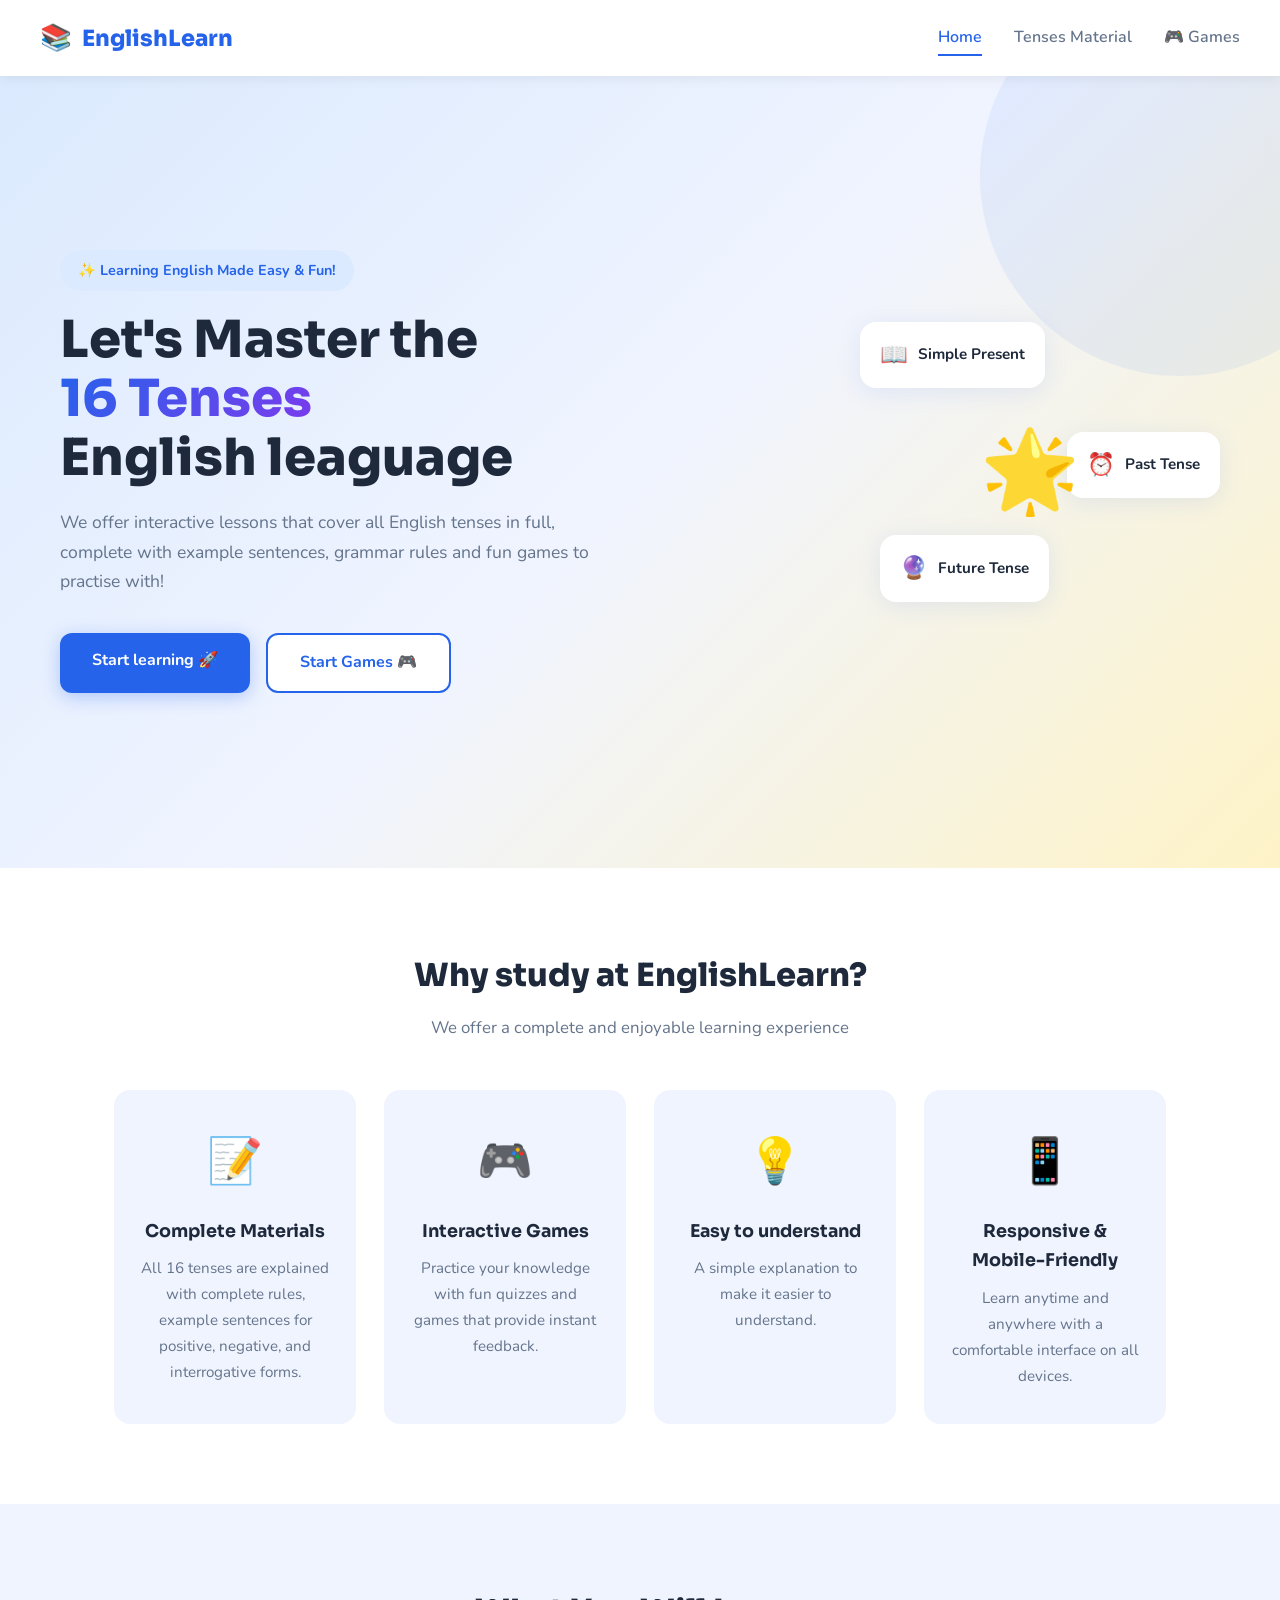
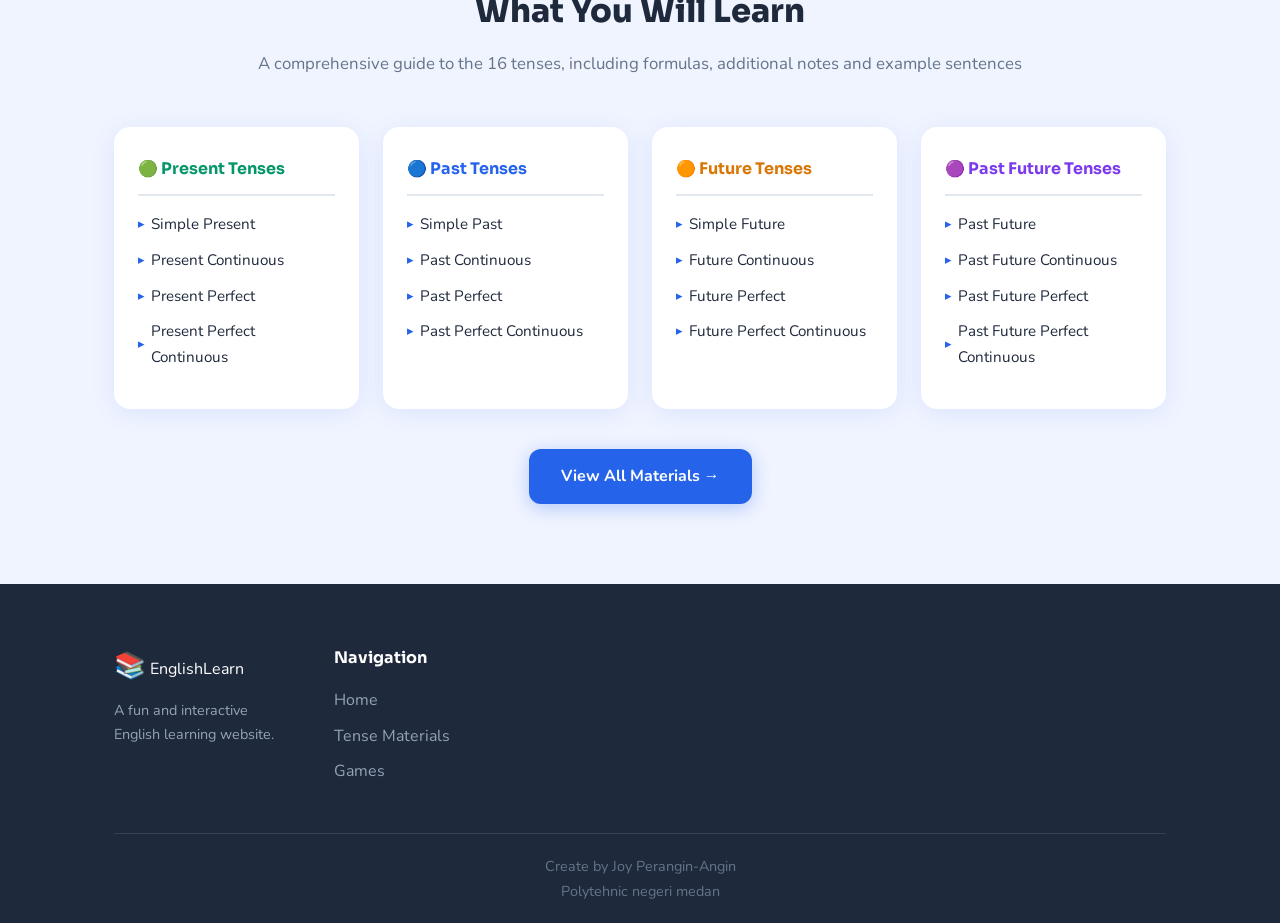
<file: index.html>
<!DOCTYPE html>
<html lang="id">
  <head>
    <meta charset="UTF-8" />
    <meta name="viewport" content="width=device-width, initial-scale=1.0" />
    <title>EnglishLearn - Learn the Tenses in English</title>

    <!-- Google Fonts: Sora untuk judul, Nunito untuk teks isi -->
    <link
      href="https://fonts.googleapis.com/css2?family=Sora:wght@400;600;700;800&family=Nunito:wght@400;500;600;700&display=swap"
      rel="stylesheet" />

    <!-- File CSS utama -->
    <link rel="stylesheet" href="css/style.css" />
  </head>
  <body>

    <!-- ===== NAVBAR ===== -->
    <nav class="navbar">
      <div class="nav-brand">
        <span class="logo-icon">📚</span>
        <span class="logo-text">EnglishLearn</span>
      </div>
      <ul class="nav-links">
        <li><a href="index.html" class="active">Home</a></li>
        <li><a href="pages/tenses.html">Tenses Material</a></li>
        <li><a href="games/game.html">🎮 Games</a></li>
      </ul>
      <!-- Tombol hamburger untuk tampilan mobile -->
      <button class="hamburger" onclick="toggleMenu()">☰</button>
    </nav>

    <!-- ===== HERO SECTION ===== -->
    <section class="hero">
      <div class="hero-content">
        <div class="hero-badge">✨ Learning English Made Easy & Fun!</div>
        <h1 class="hero-title">
          Let's Master the <br><span class="highlight">16
            Tenses</span><br />English leaguage
        </h1>
        <p class="hero-subtitle">
          We offer interactive lessons that cover all English tenses in full,
          complete with example sentences, grammar rules and fun games to
          practise with!
        </p>
        <div class="hero-buttons">
          <a href="pages/tenses.html" class="btn btn-primary">Start learning
            🚀</a>
          <a href="games/game.html" class="btn btn-secondary">Start Games 🎮</a>
        </div>
      </div>
      <!-- Karakter ilustrasi sederhana -->
      <div class="hero-illustration">
        <div class="floating-card card1">
          <span class="card-icon">📖</span>
          <span>Simple Present</span>
        </div>
        <div class="floating-card card2">
          <span class="card-icon">⏰</span>
          <span>Past Tense</span>
        </div>
        <div class="floating-card card3">
          <span class="card-icon">🔮</span>
          <span>Future Tense</span>
        </div>
        <div class="big-emoji">🌟</div>
      </div>
    </section>

    <!-- ===== FITUR WEBSITE ===== -->
    <section class="features">
      <div class="container">
        <h2 class="section-title">Why study at EnglishLearn?</h2>
        <p class="section-subtitle">We offer a complete and enjoyable learning
          experience</p>
        <div class="features-grid">

          <!-- Kartu fitur 1 -->
          <div class="feature-card">
            <div class="feature-icon">📝</div>
            <h3>Complete Materials</h3>
            <p>All 16 tenses are explained with complete rules, example
              sentences
              for positive, negative, and interrogative forms.</p>
          </div>

          <!-- Kartu fitur 2 -->
          <div class="feature-card">
            <div class="feature-icon">🎮</div>
            <h3>Interactive Games</h3>
            <p>Practice your knowledge with fun quizzes and games that provide
              instant feedback.</p>
          </div>

          <!-- Kartu fitur 3 -->
          <div class="feature-card">
            <div class="feature-icon">💡</div>
            <h3>Easy to understand</h3>
            <p>A simple explanation to make it easier to understand.</p>
          </div>

          <!-- Kartu fitur 4 -->
          <div class="feature-card">
            <div class="feature-icon">📱</div>
            <h3>Responsive & Mobile-Friendly</h3>
            <p>Learn anytime and anywhere with a comfortable interface
              on all devices.</p>
          </div>

        </div>
      </section>

      <!-- ===== DAFTAR TENSES (PREVIEW) ===== -->
      <section class="tenses-preview">
        <div class="container">
          <h2 class="section-title">What You Will Learn</h2>
          <p class="section-subtitle">A comprehensive guide to the 16 tenses,
            including formulas, additional notes and example sentences</p>
          <div class="tenses-grid">

            <!-- Kelompok 1: Present Tenses -->
            <div class="tense-group">
              <h3 class="group-title present">🟢 Present Tenses</h3>
              <ul>
                <li><a href="pages/tenses.html#simple-present">Simple
                    Present</a></li>
                <li><a href="pages/tenses.html#present-continuous">Present
                    Continuous</a></li>
                <li><a href="pages/tenses.html#present-perfect">Present
                    Perfect</a></li>
                <li><a
                    href="pages/tenses.html#present-perfect-continuous">Present
                    Perfect Continuous</a></li>
              </ul>
            </div>

            <!-- Kelompok 2: Past Tenses -->
            <div class="tense-group">
              <h3 class="group-title past">🔵 Past Tenses</h3>
              <ul>
                <li><a href="pages/tenses.html#simple-past">Simple Past</a></li>
                <li><a href="pages/tenses.html#past-continuous">Past
                    Continuous</a></li>
                <li><a href="pages/tenses.html#past-perfect">Past
                    Perfect</a></li>
                <li><a href="pages/tenses.html#past-perfect-continuous">Past
                    Perfect Continuous</a></li>
              </ul>
            </div>

            <!-- Kelompok 3: Future Tenses -->
            <div class="tense-group">
              <h3 class="group-title future">🟠 Future Tenses</h3>
              <ul>
                <li><a href="pages/tenses.html#simple-future">Simple
                    Future</a></li>
                <li><a href="pages/tenses.html#future-continuous">Future
                    Continuous</a></li>
                <li><a href="pages/tenses.html#future-perfect">Future
                    Perfect</a></li>
                <li><a href="pages/tenses.html#future-perfect-continuous">Future
                    Perfect Continuous</a></li>
              </ul>
            </div>

            <!-- Kelompok 4: Past Future Tenses -->
            <div class="tense-group">
              <h3 class="group-title past-future">🟣 Past Future Tenses</h3>
              <ul>
                <li><a href="pages/tenses.html#past-future">Past Future</a></li>
                <li><a href="pages/tenses.html#past-future-continuous">Past
                    Future Continuous</a></li>
                <li><a href="pages/tenses.html#past-future-perfect">Past Future
                    Perfect</a></li>
                <li><a
                    href="pages/tenses.html#past-future-perfect-continuous">Past
                    Future Perfect Continuous</a></li>
              </ul>
            </div>

          </div>
          <div class="center-btn">
            <a href="pages/tenses.html" class="btn btn-primary">View All Materials →</a>
          </div>
        </div>
      </section>

      <!-- ===== FOOTER ===== -->
      <footer class="footer">
        <div class="container">
          <div class="footer-content">

            <div class="footer-brand">
              <span class="logo-icon">📚</span>
              <span class="logo-text">EnglishLearn</span>
              <p>A fun and interactive <br> English learning website.</p>
            </div>

            <div class="footer-links">
              <h4>Navigation</h4>
              <ul>
                <li><a href="index.html">Home</a></li>
                <li><a href="pages/tenses.html">Tense Materials</a></li>
                <li><a href="games/game.html">Games</a></li>
              </ul>
            </div>

          </div>
          <div class="footer-bottom">
            <p>Create by Joy Perangin-Angin </p>
            <p> Polytehnic negeri medan</p>
          </div>
          <div class="footer-bottom-identitas">
            
          </div>
        </div>
      </footer>

      <!-- File JavaScript utama -->
      <script src="js/main.js"></script>
    </body>
  </html>
</file>
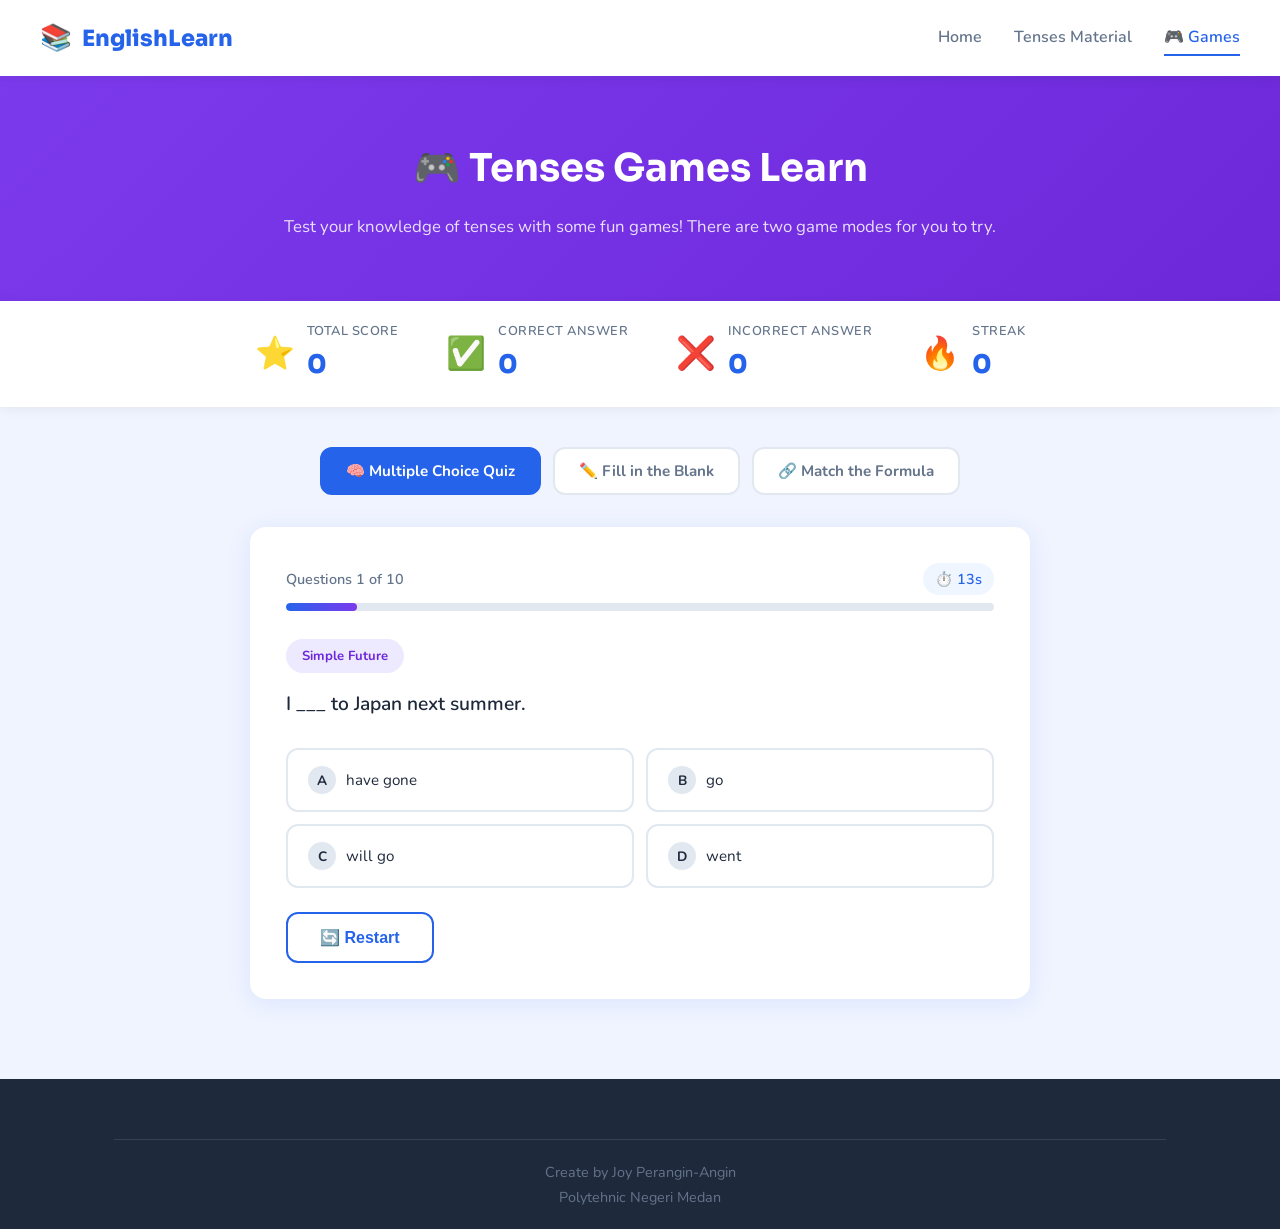
<file: games/game.html>
<!DOCTYPE html>
<html lang="id">
<head>
  <meta charset="UTF-8"/>
  <meta name="viewport" content="width=device-width, initial-scale=1.0"/>
  <title>Games - EnglishLearn</title>
  <link href="https://fonts.googleapis.com/css2?family=Sora:wght@400;600;700;800&family=Nunito:wght@400;500;600;700&display=swap" rel="stylesheet"/>
  <link rel="stylesheet" href="../css/style.css"/>
  <link rel="stylesheet" href="../css/game.css"/>
</head>
<body>

  <!-- NAVBAR -->
  <nav class="navbar">
    <div class="nav-brand">
      <span class="logo-icon">📚</span>
      <span class="logo-text">EnglishLearn</span>
    </div>
    <ul class="nav-links">
      <li><a href="../index.html">Home</a></li>
      <li><a href="../pages/tenses.html">Tenses Material</a></li>
      <li><a href="game.html" class="active">🎮 Games</a></li>
    </ul>
    <button class="hamburger" onclick="toggleMenu()">☰</button>
  </nav>

  <!-- HEADER GAMES -->
  <div class="game-header">
    <h1>🎮 Tenses Games Learn</h1>
    <p>Test your knowledge of tenses with some fun games! 
      There are two game modes for you to try.</p>
  </div>

  <!-- AREA SKOR dan PROGRES -->
  <div class="score-bar">
    <div class="container">
      <div class="score-items">
        <div class="score-item">
          <span class="score-icon">⭐</span>
          <div>
            <div class="score-label">Total Score</div>
            <div class="score-value" id="total-score">0</div>
          </div>
        </div>
        <div class="score-item">
          <span class="score-icon">✅</span>
          <div>
            <div class="score-label">Correct Answer</div>
            <div class="score-value" id="correct-count">0</div>
          </div>
        </div>
        <div class="score-item">
          <span class="score-icon">❌</span>
          <div>
            <div class="score-label">Incorrect Answer</div>
            <div class="score-value" id="wrong-count">0</div>
          </div>
        </div>
        <div class="score-item">
          <span class="score-icon">🔥</span>
          <div>
            <div class="score-label">Streak</div>
            <div class="score-value" id="streak-count">0</div>
          </div>
        </div>
      </div>
    </div>
  </div>

  <!-- PILIHAN GAME -->
  <div class="container">

    <!-- TAB SELECTOR: pilih mode game -->
    <div class="game-tabs">
      <button class="tab-btn active" onclick="switchTab('quiz')">🧠 Multiple Choice Quiz</button>
      <button class="tab-btn" onclick="switchTab('fillblank')">✏️ Fill in the Blank</button>
      <button class="tab-btn" onclick="switchTab('match')">🔗 Match the Formula</button>
    </div>

    <!-- ================================================================
         GAME 1: KUIS PILIHAN GANDA
         ================================================================ -->
    <div id="game-quiz" class="game-panel active">
      <div class="game-box">
        <!-- Progress bar di atas soal -->
        <div class="progress-area">
          <div class="progress-info">
            <span id="quiz-progress-text"> Questions 1 through 10</span>
            <span id="quiz-timer" class="timer">⏱️ 10s</span>
          </div>
          <div class="progress-bar">
            <div class="progress-fill" id="quiz-progress-bar" style="width:10%"></div>
          </div>
        </div>

        <!-- Tampilan soal -->
        <div class="question-area">
          <div class="question-badge" id="quiz-category">Simple Present</div>
          <p class="question-text" id="quiz-question">Loading...</p>
        </div>

        <!-- Pilihan jawaban -->
        <div class="options-grid" id="quiz-options">
          <!-- Diisi oleh JavaScript -->
        </div>

        <!-- Feedback setelah menjawab -->
        <div class="feedback-box" id="quiz-feedback" style="display:none;">
          <div class="feedback-icon" id="feedback-icon">✅</div>
          <div>
            <div class="feedback-title" id="feedback-title">True!</div>
            <div class="feedback-text" id="feedback-text"></div>
          </div>
        </div>

        <!-- Tombol aksi -->
        <div class="game-actions">
          <button class="btn btn-primary" id="quiz-next-btn" onclick="nextQuizQuestion()" style="display:none;">
            Next question →
          </button>
          <button class="btn btn-secondary" onclick="resetQuiz()">🔄 Restart</button>
        </div>

      </div>
    </div>

    <!-- ================================================================
         GAME 2: ISI KALIMAT RUMPANG
         ================================================================ -->
    <div id="game-fillblank" class="game-panel">
      <div class="game-box">
        <div class="progress-area">
          <div class="progress-info">
            <span id="fill-progress-text">Questions 1 through 10</span>
          </div>
          <div class="progress-bar">
            <div class="progress-fill" id="fill-progress-bar" style="width:10%"></div>
          </div>
        </div>

        <div class="question-area">
          <div class="question-badge" id="fill-category">Simple Past</div>
          <p class="fill-instruction">Complete the sentences below with the correct verb form:</p>
          <!-- Kalimat dengan blank akan muncul di sini -->
          <p class="fill-sentence" id="fill-sentence">Loading...</p>
        </div>

        <!-- Input jawaban -->
        <div class="fill-input-area">
          <input
            type="text"
            id="fill-answer"
            class="fill-input"
            placeholder="Type your answer here..."
            onkeypress="if(event.key==='Enter') checkFillAnswer()"
          />
          <button class="btn btn-primary" onclick="checkFillAnswer()">Check Answer ✓</button>
        </div>

        <!-- Hint (petunjuk) -->
        <div class="hint-area">
          <button class="hint-btn" onclick="showHint()">💡 Show Hint</button>
          <p class="hint-text" id="hint-text" style="display:none;"></p>
        </div>

        <!-- Feedback -->
        <div class="feedback-box" id="fill-feedback" style="display:none;">
          <div class="feedback-icon" id="fill-feedback-icon">✅</div>
          <div>
            <div class="feedback-title" id="fill-feedback-title">True!</div>
            <div class="feedback-text" id="fill-feedback-text"></div>
          </div>
        </div>

        <div class="game-actions">
          <button class="btn btn-primary" id="fill-next-btn" onclick="nextFillQuestion()" style="display:none;">
            Next question →
          </button>
          <button class="btn btn-secondary" onclick="resetFill()">🔄 Restart</button>
        </div>

      </div>
    </div>

    <!-- ================================================================
         GAME 3: TEBAK RUMUS
         ================================================================ -->
    <div id="game-match" class="game-panel">
      <div class="game-box">
        <h3 class="match-title">🔗 Match Tenses with Their Forms!</h3>
        <p class="match-subtitle">Select tenses on the left, then choose the correct form on the right.</p>
        <div class="match-score-info">Session Score: <strong id="match-score">0</strong></div>

        <div class="match-area" id="match-area">
          <!-- Diisi oleh JavaScript -->
        </div>

        <div class="game-actions" style="margin-top:20px;">
          <button class="btn btn-primary" onclick="generateMatchGame()">🔄 New Questions</button>
        </div>

      </div>
    </div>

    <!-- PANEL HASIL AKHIR (muncul saat semua soal selesai) -->
    <div id="result-panel" style="display:none;" class="game-box result-panel">
      <div class="result-emoji" id="result-emoji">🎉</div>
      <h2 id="result-title">Amazing!</h2>
      <p id="result-message">You have successfully completed all the questions!</p>
      <div class="result-score-display">
        <div class="result-stat">
          <span id="result-correct">0</span>
          <small>Correct</small>
        </div>
        <div class="result-stat">
          <span id="result-wrong">0</span>
          <small>Wrong</small>
        </div>
        <div class="result-stat">
          <span id="result-pct">0%</span>
          <small>Accuracy</small>
        </div>
      </div>
      <div class="game-actions" style="justify-content:center;">
        <button class="btn btn-primary" onclick="resetQuiz()">🔄 Play Again</button>
        <a href="../pages/tenses.html" class="btn btn-secondary">📖 Learn More</a>
      </div>
    </div>

  </div><!-- end .container -->

  <footer class="footer" style="margin-top:80px;">
    <div class="container">
      <div class="footer-bottom">
        <p>Create by Joy Perangin-Angin </p>
        <p> Polytehnic Negeri Medan</p>
      </div>
    </div>
  </footer>

  <!-- JavaScript untuk logika game -->
  <script src="../js/main.js"></script>
  <script src="../js/game.js"></script>
</body>
</html>
</file>
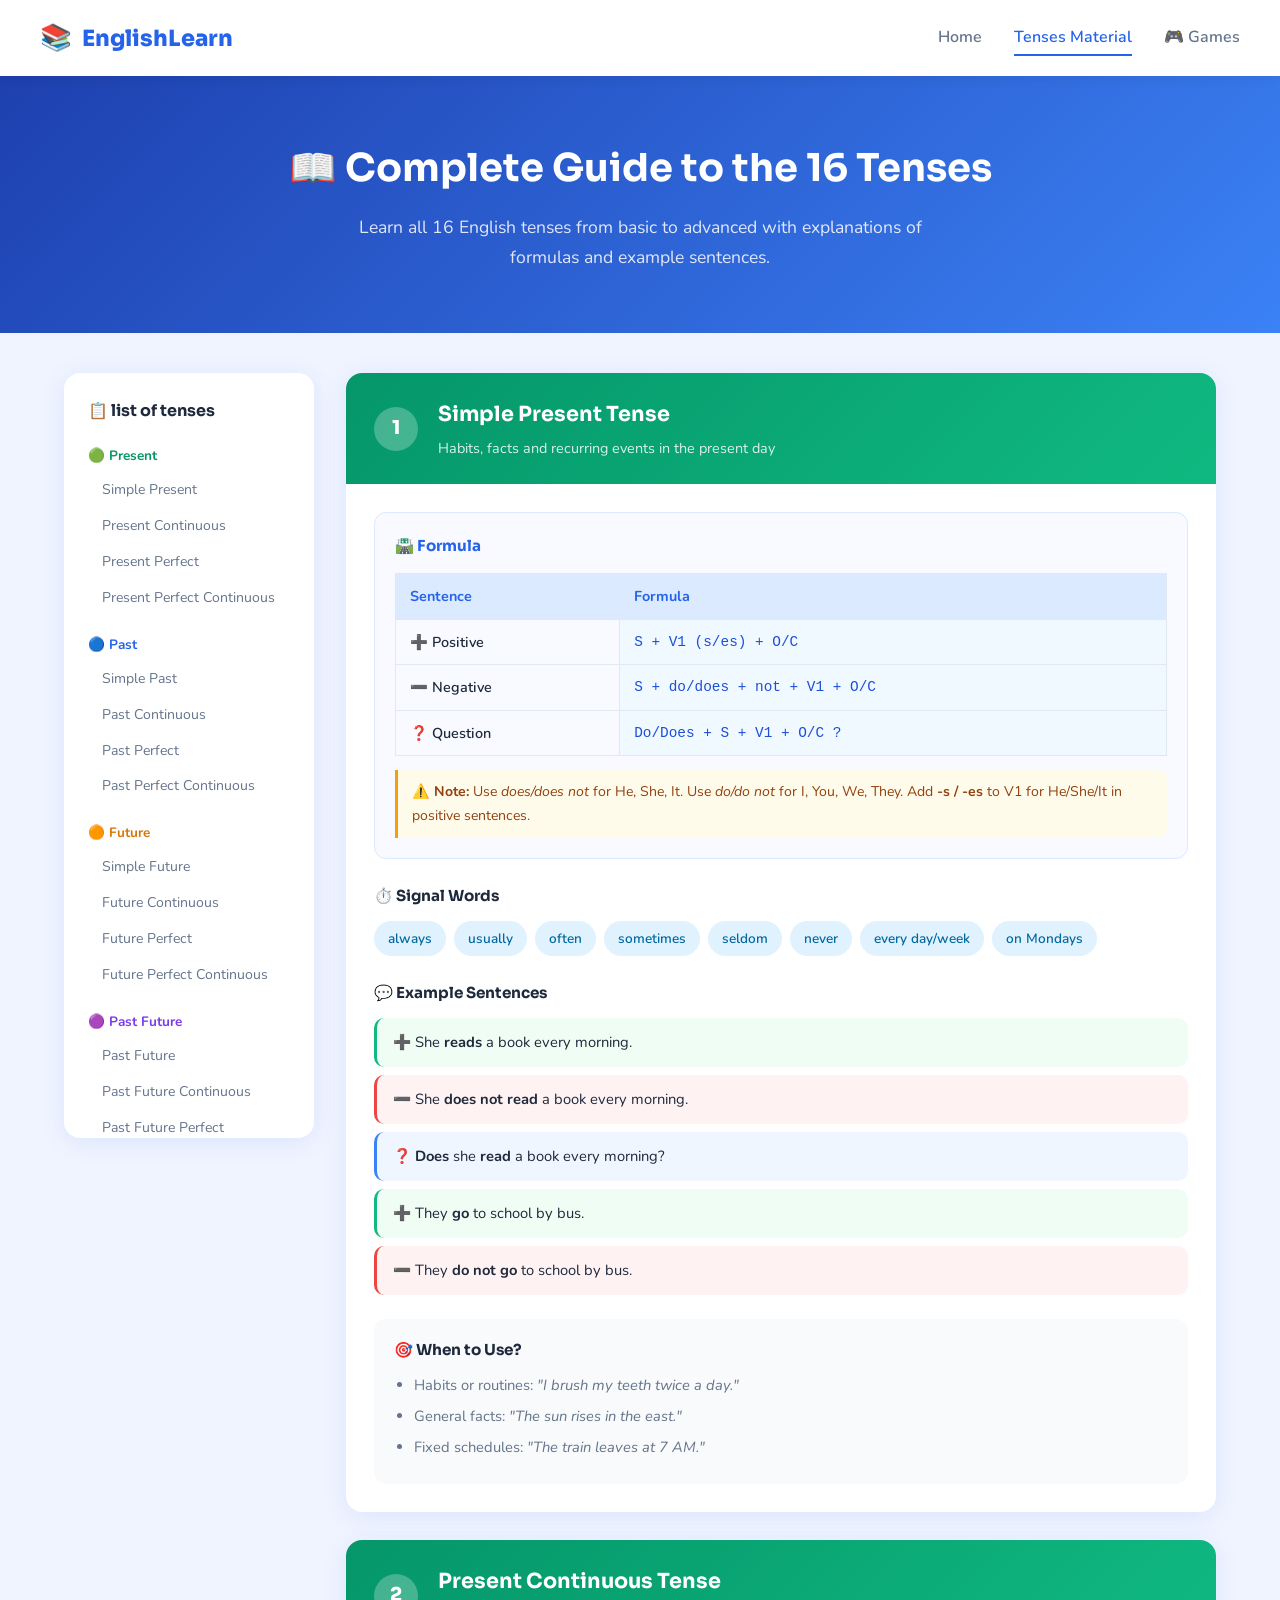
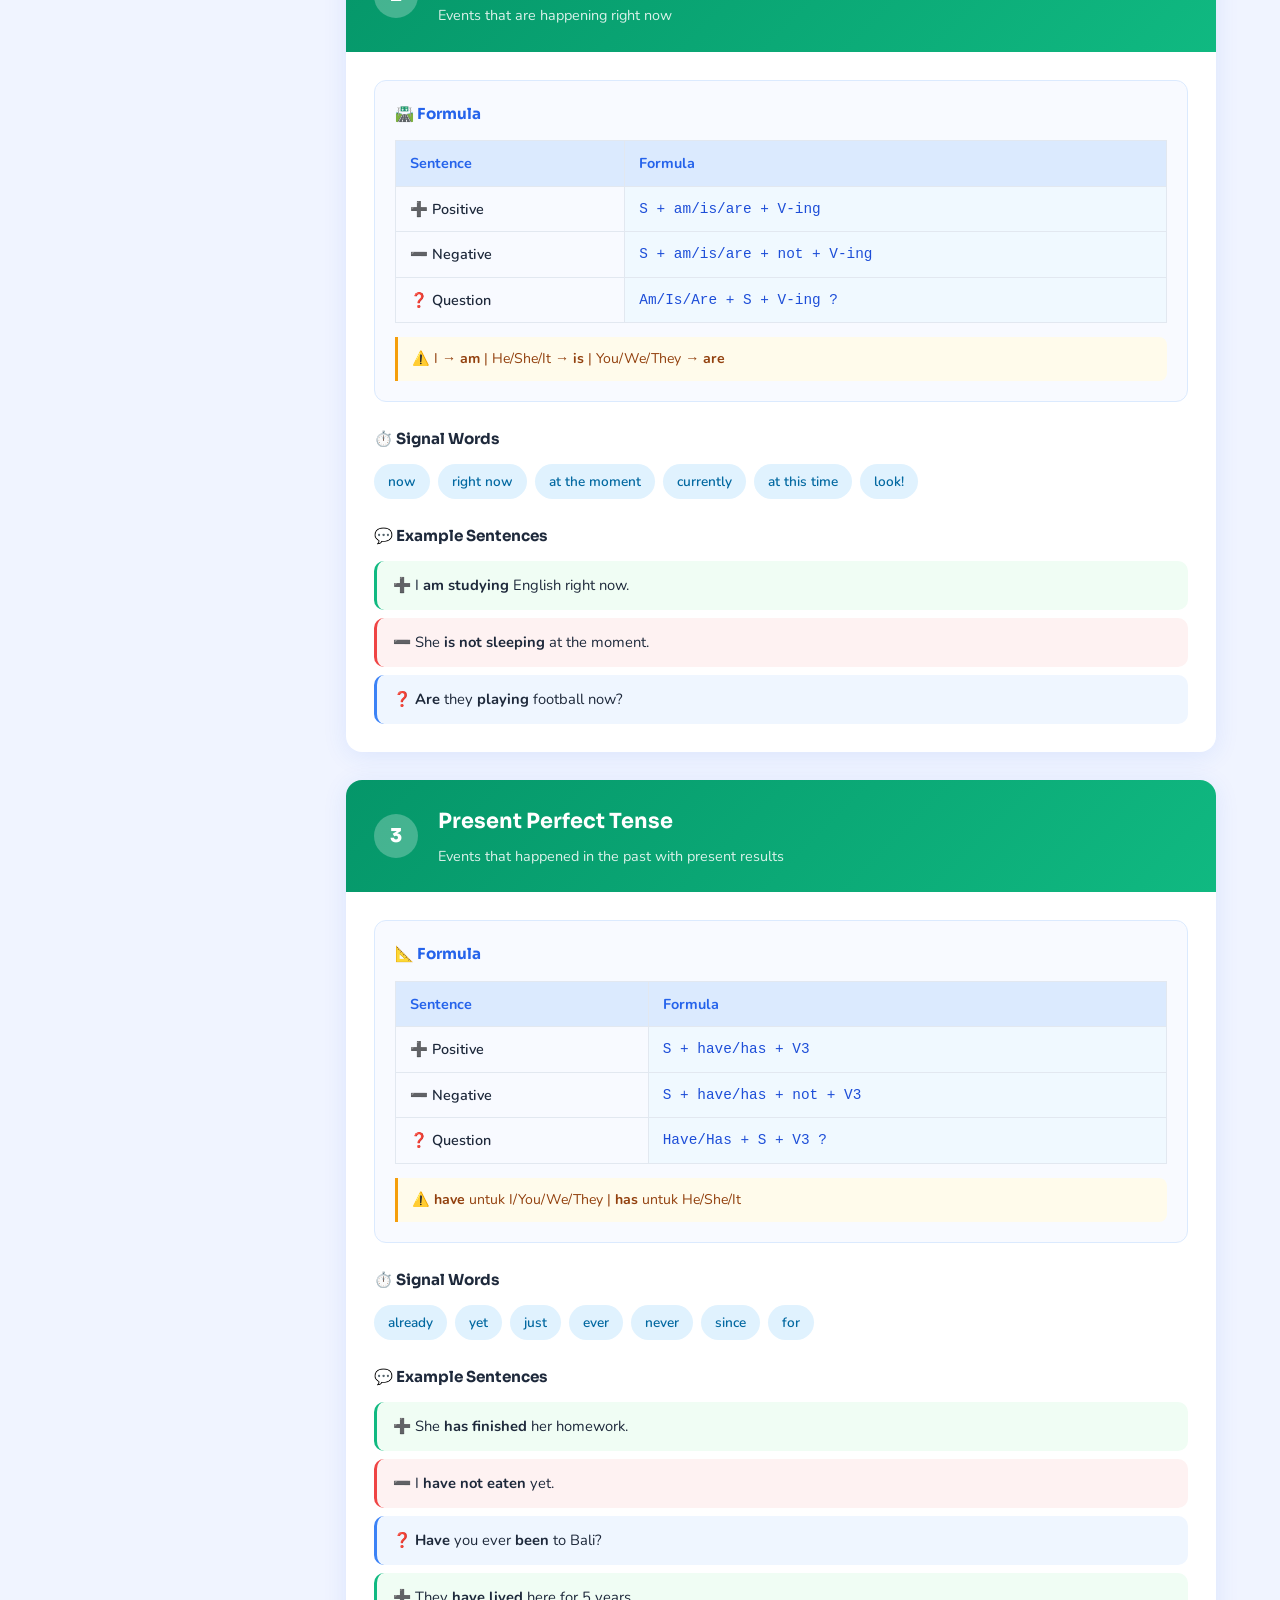
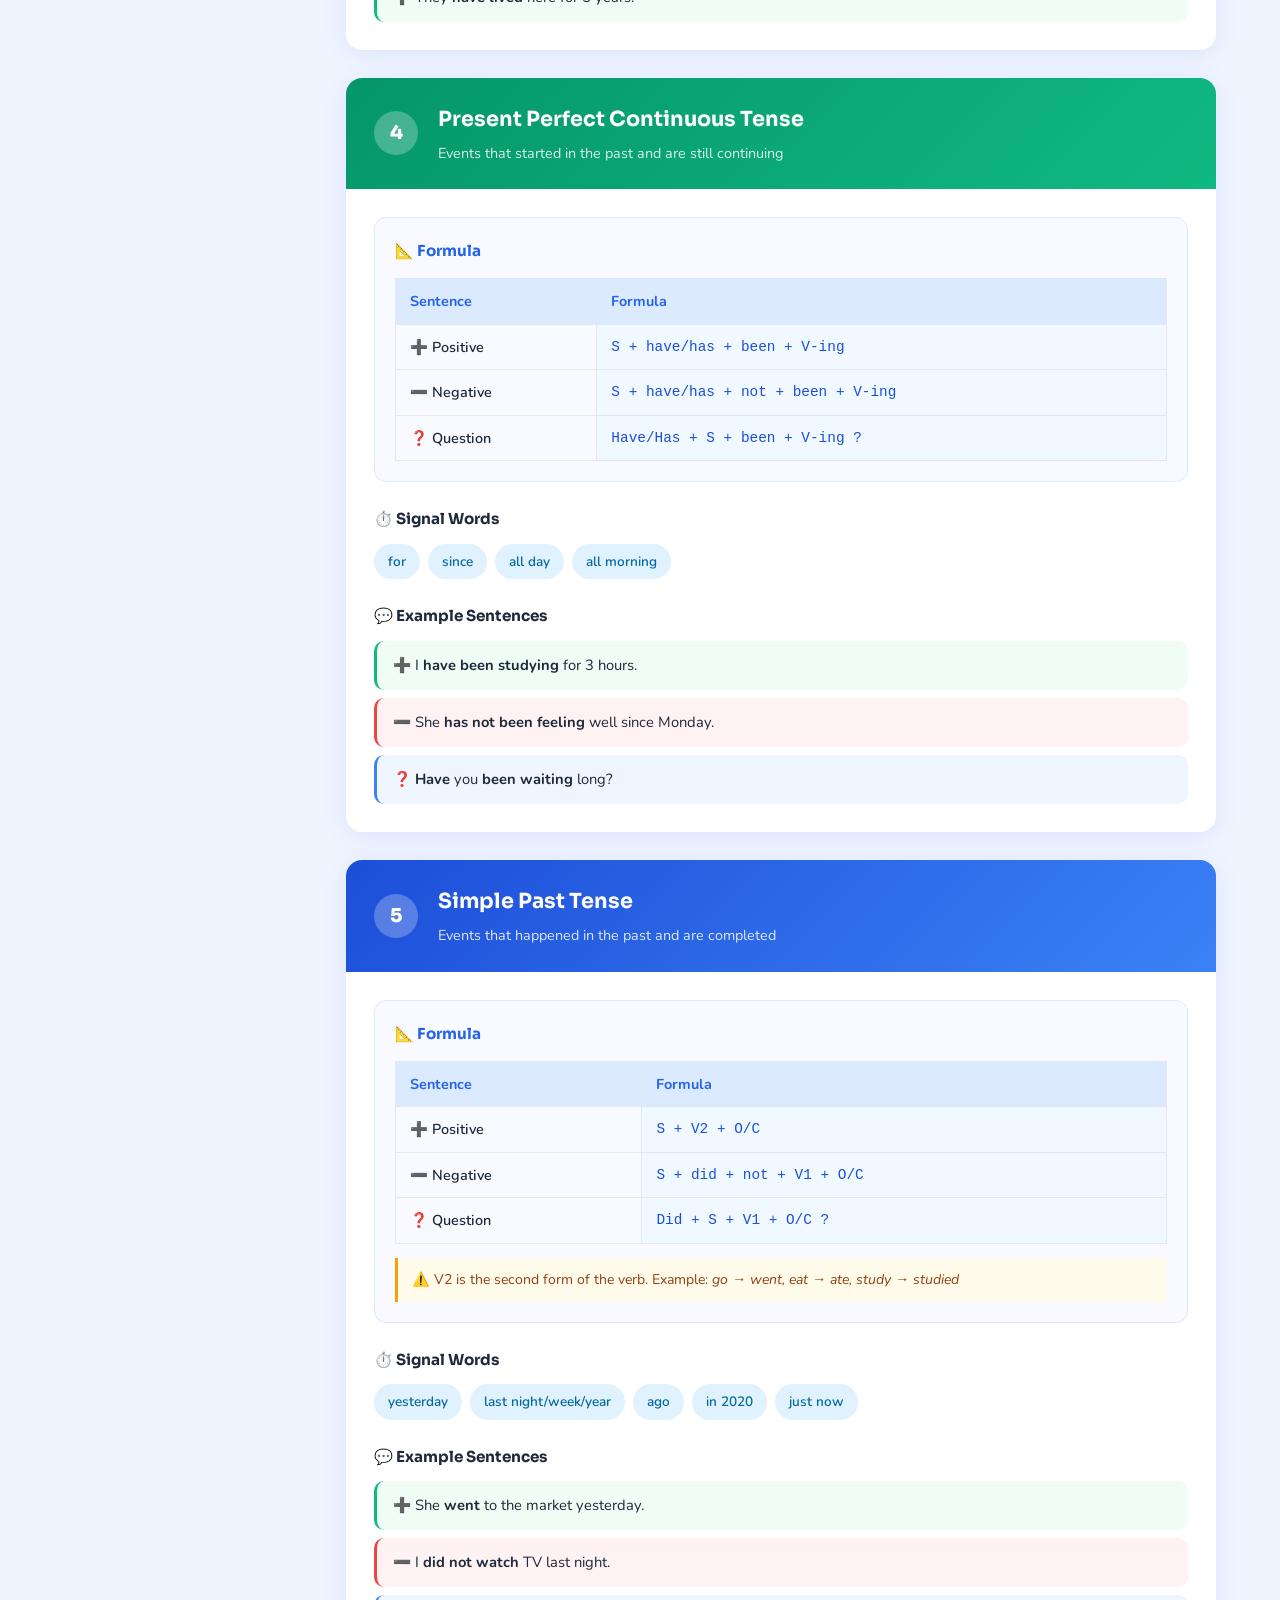
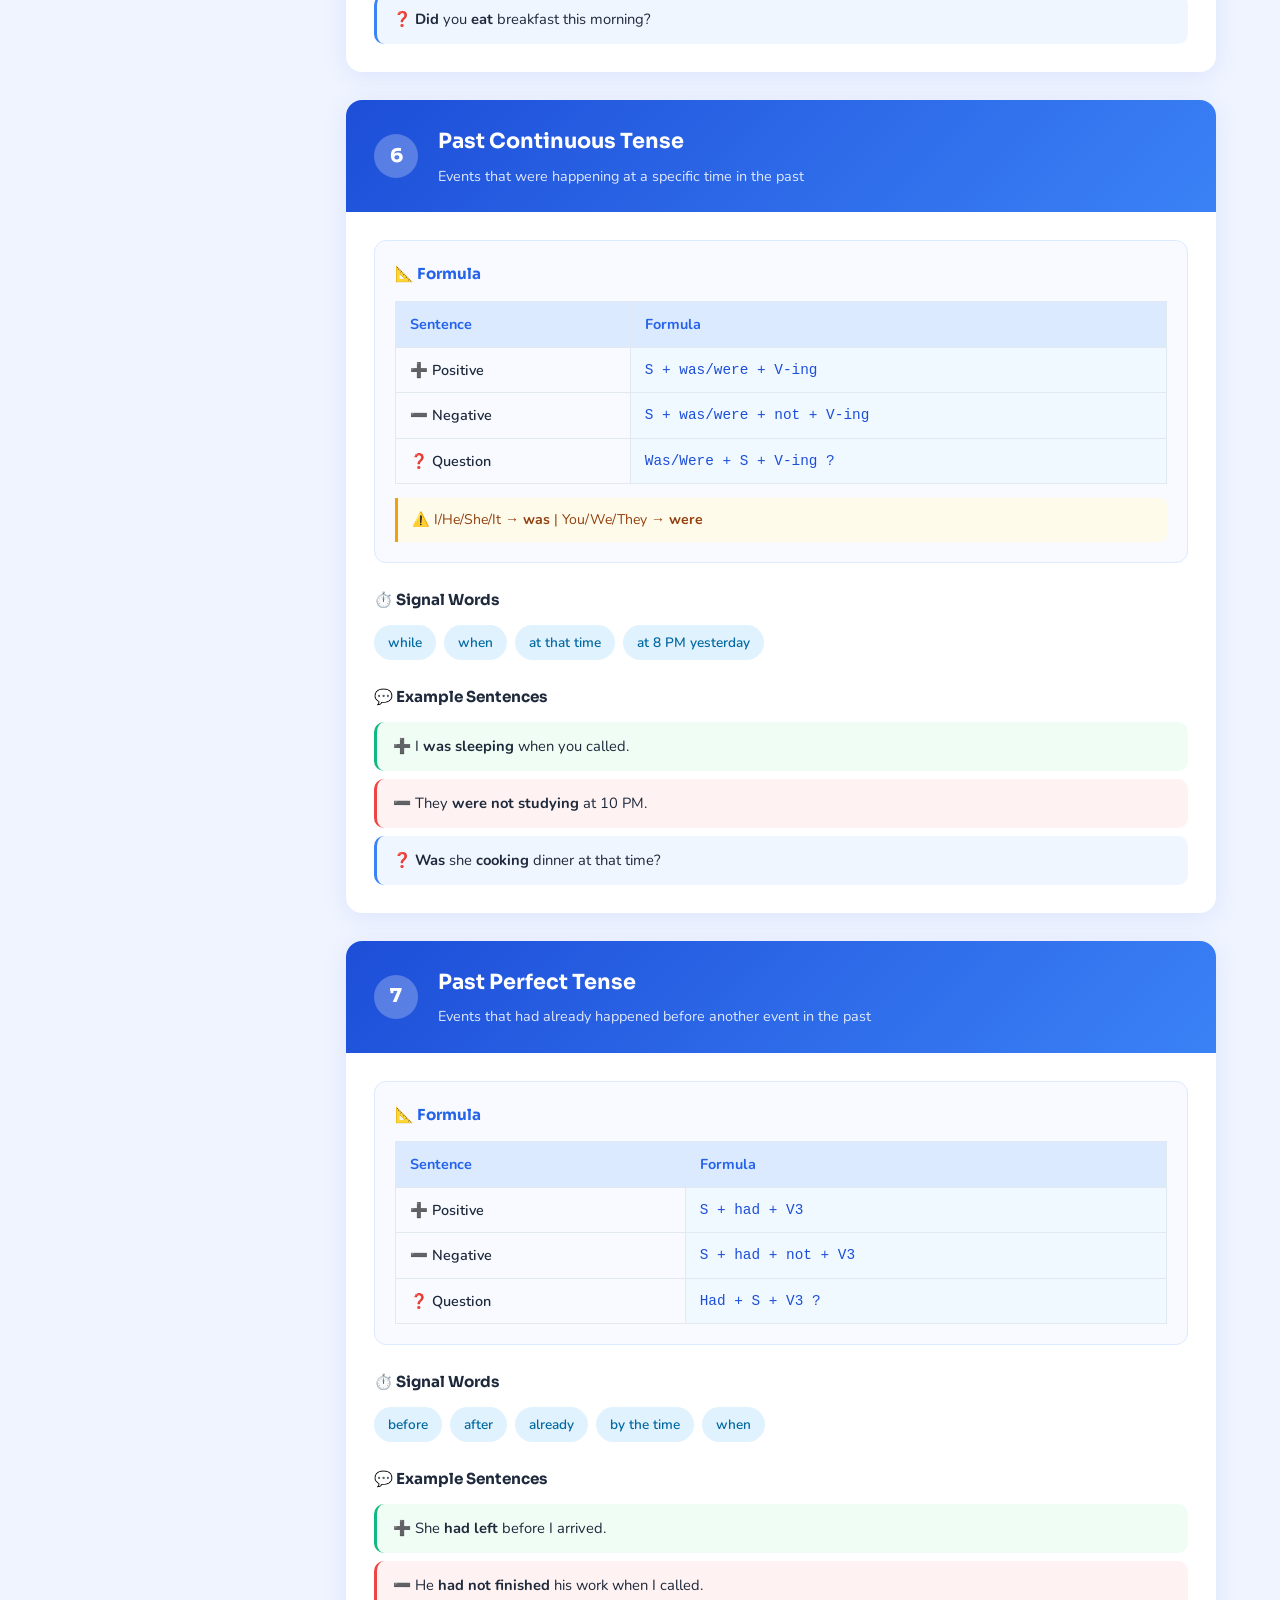
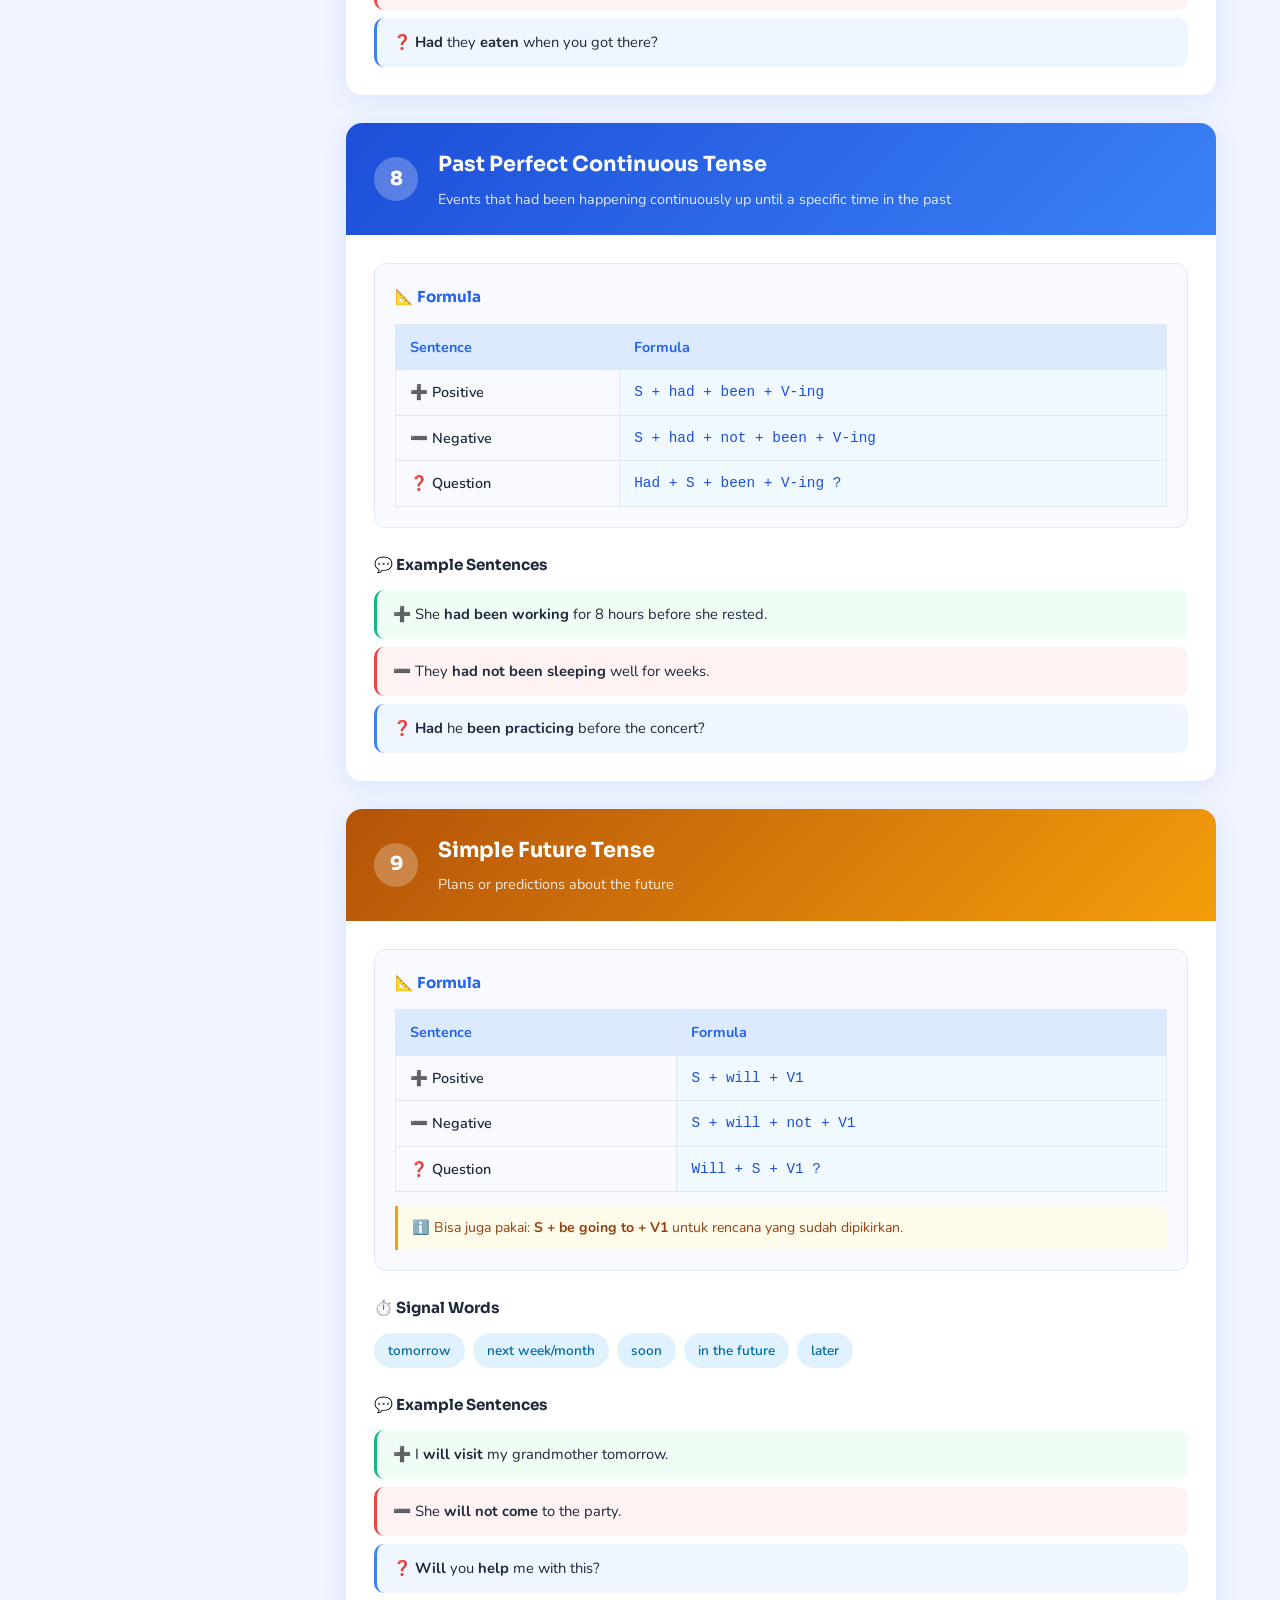
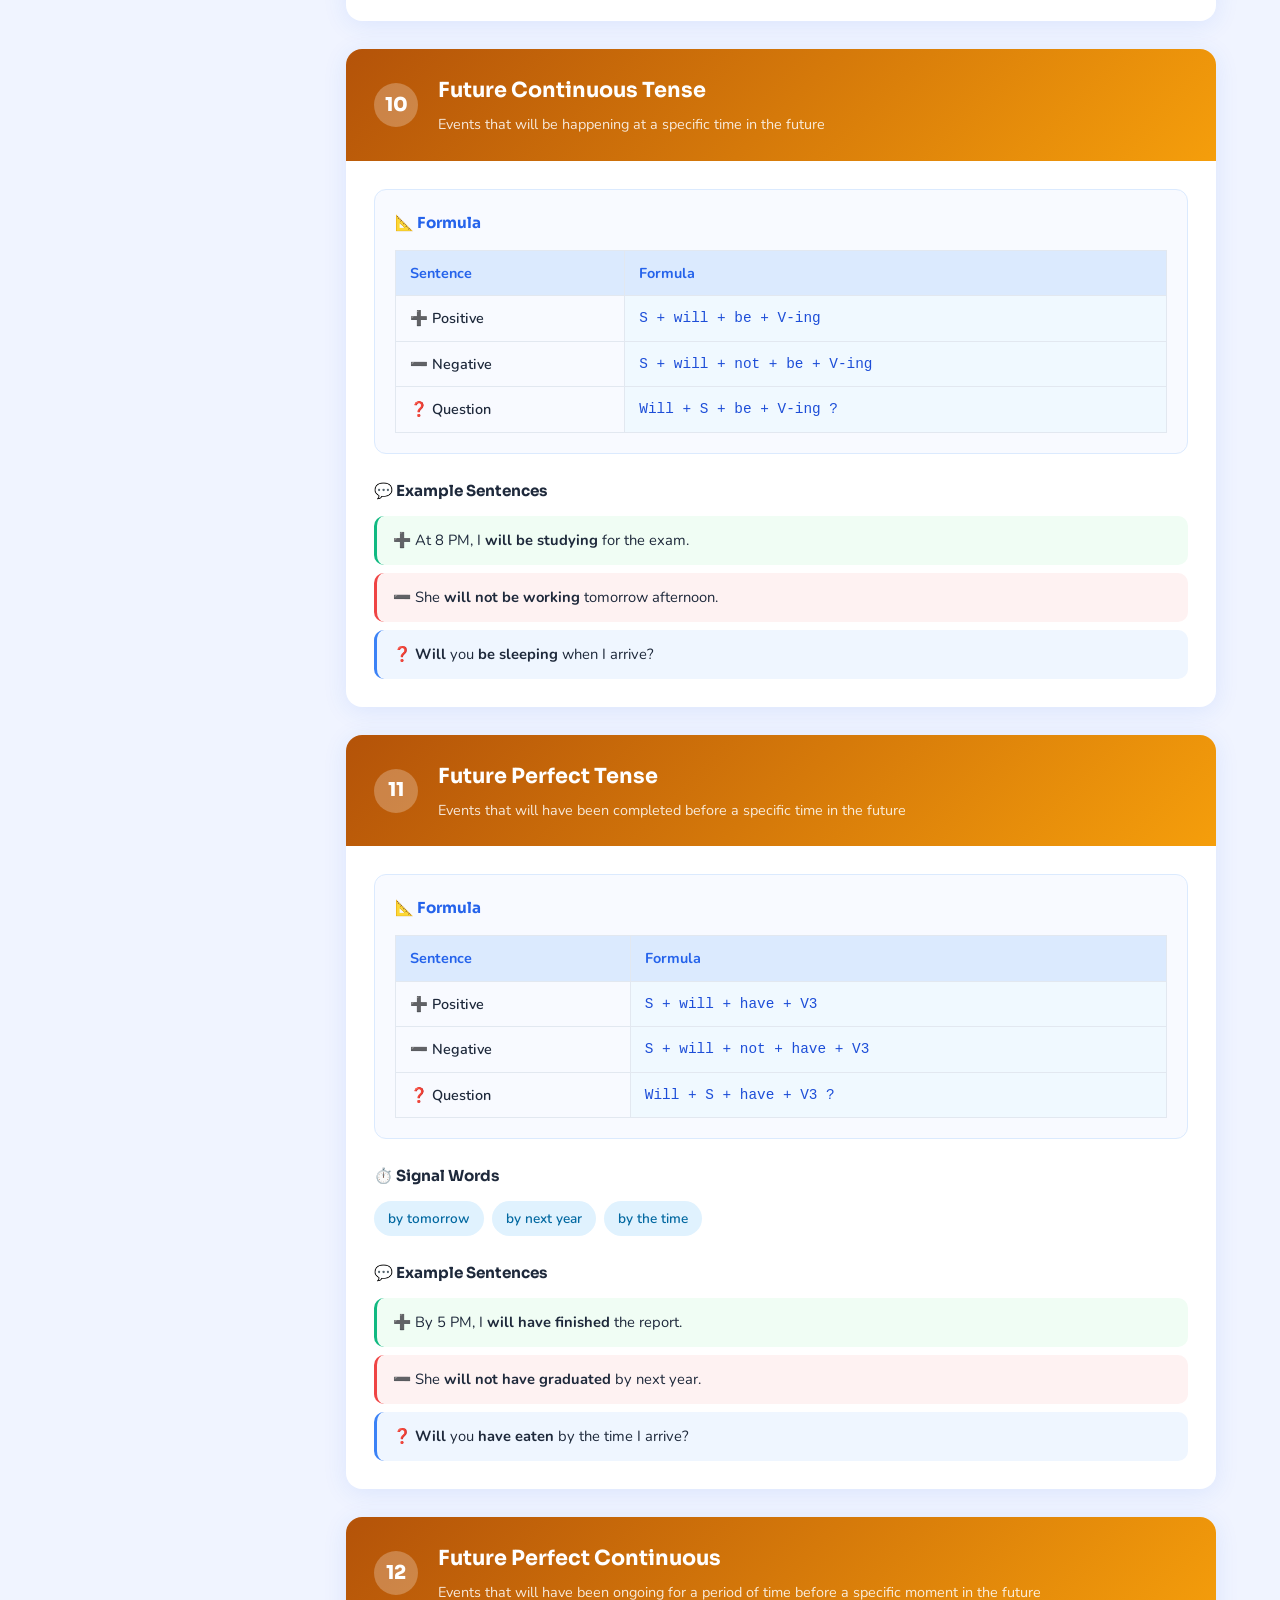
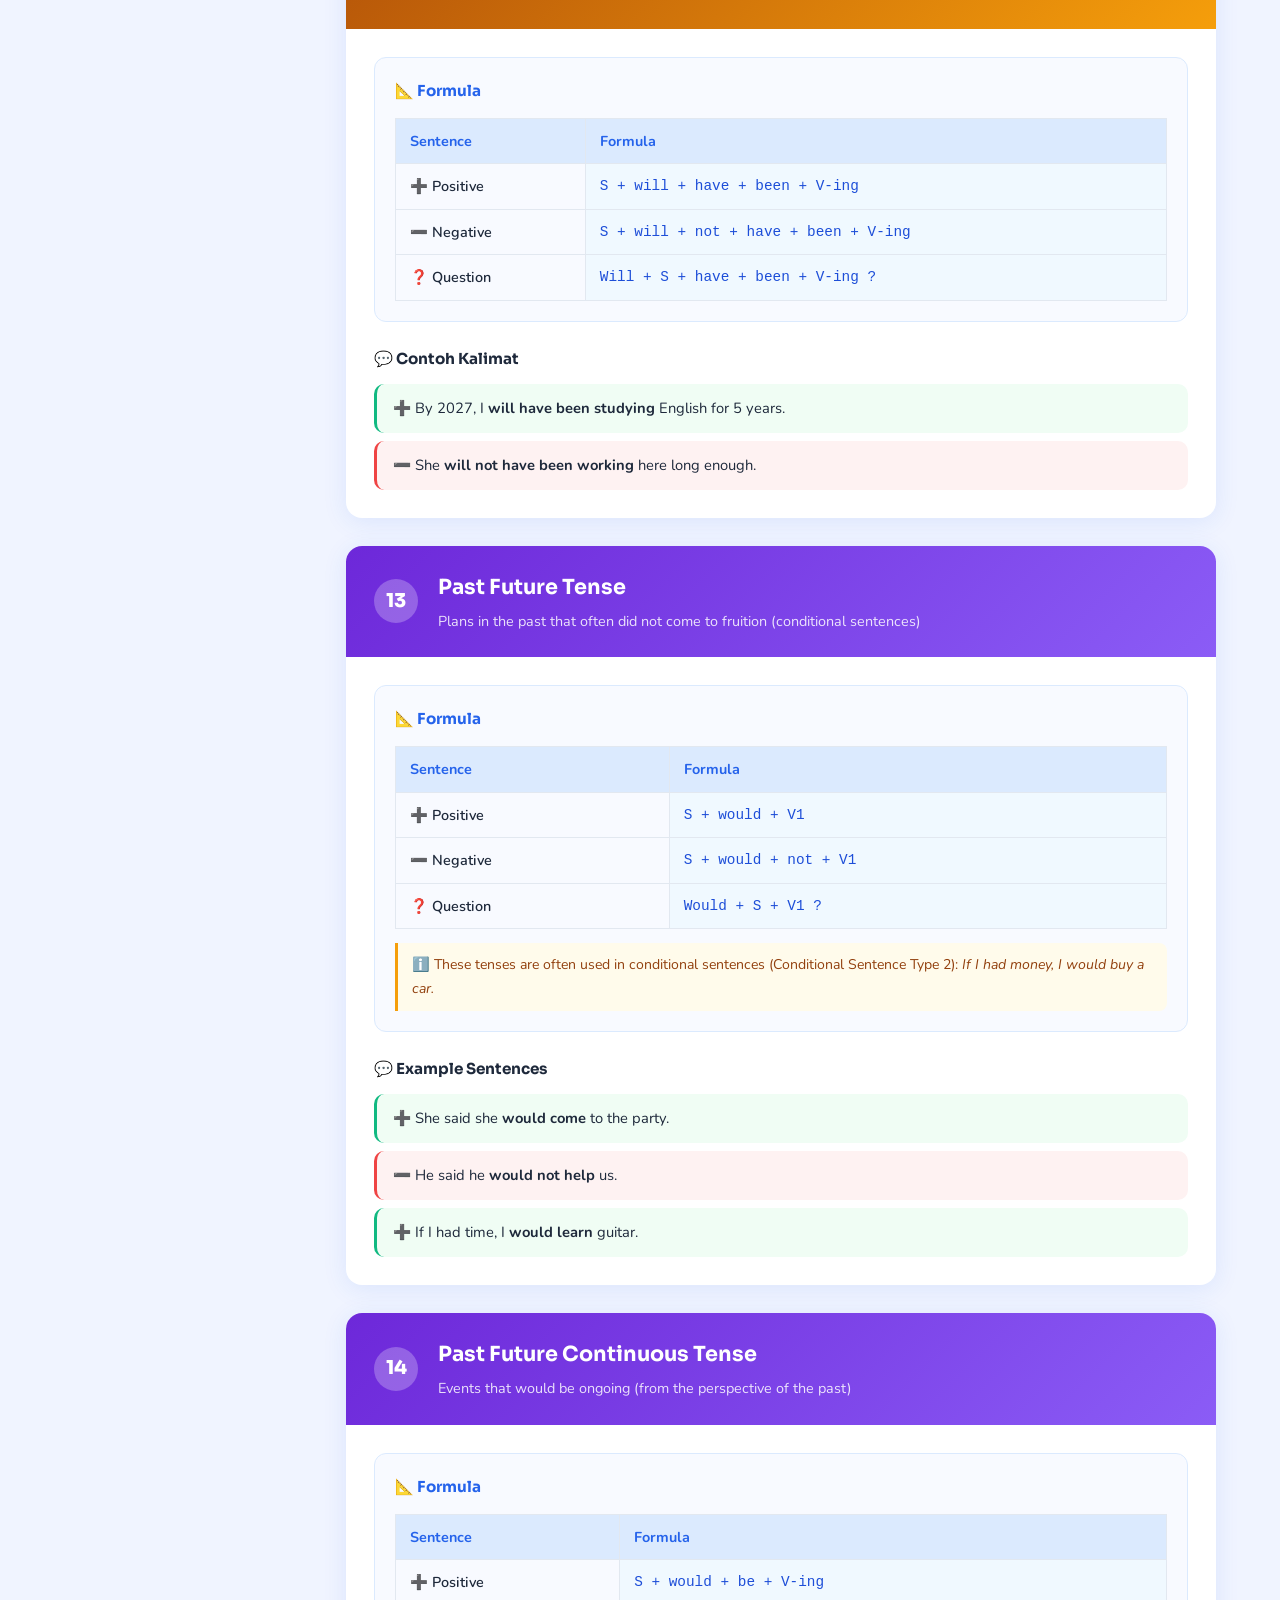
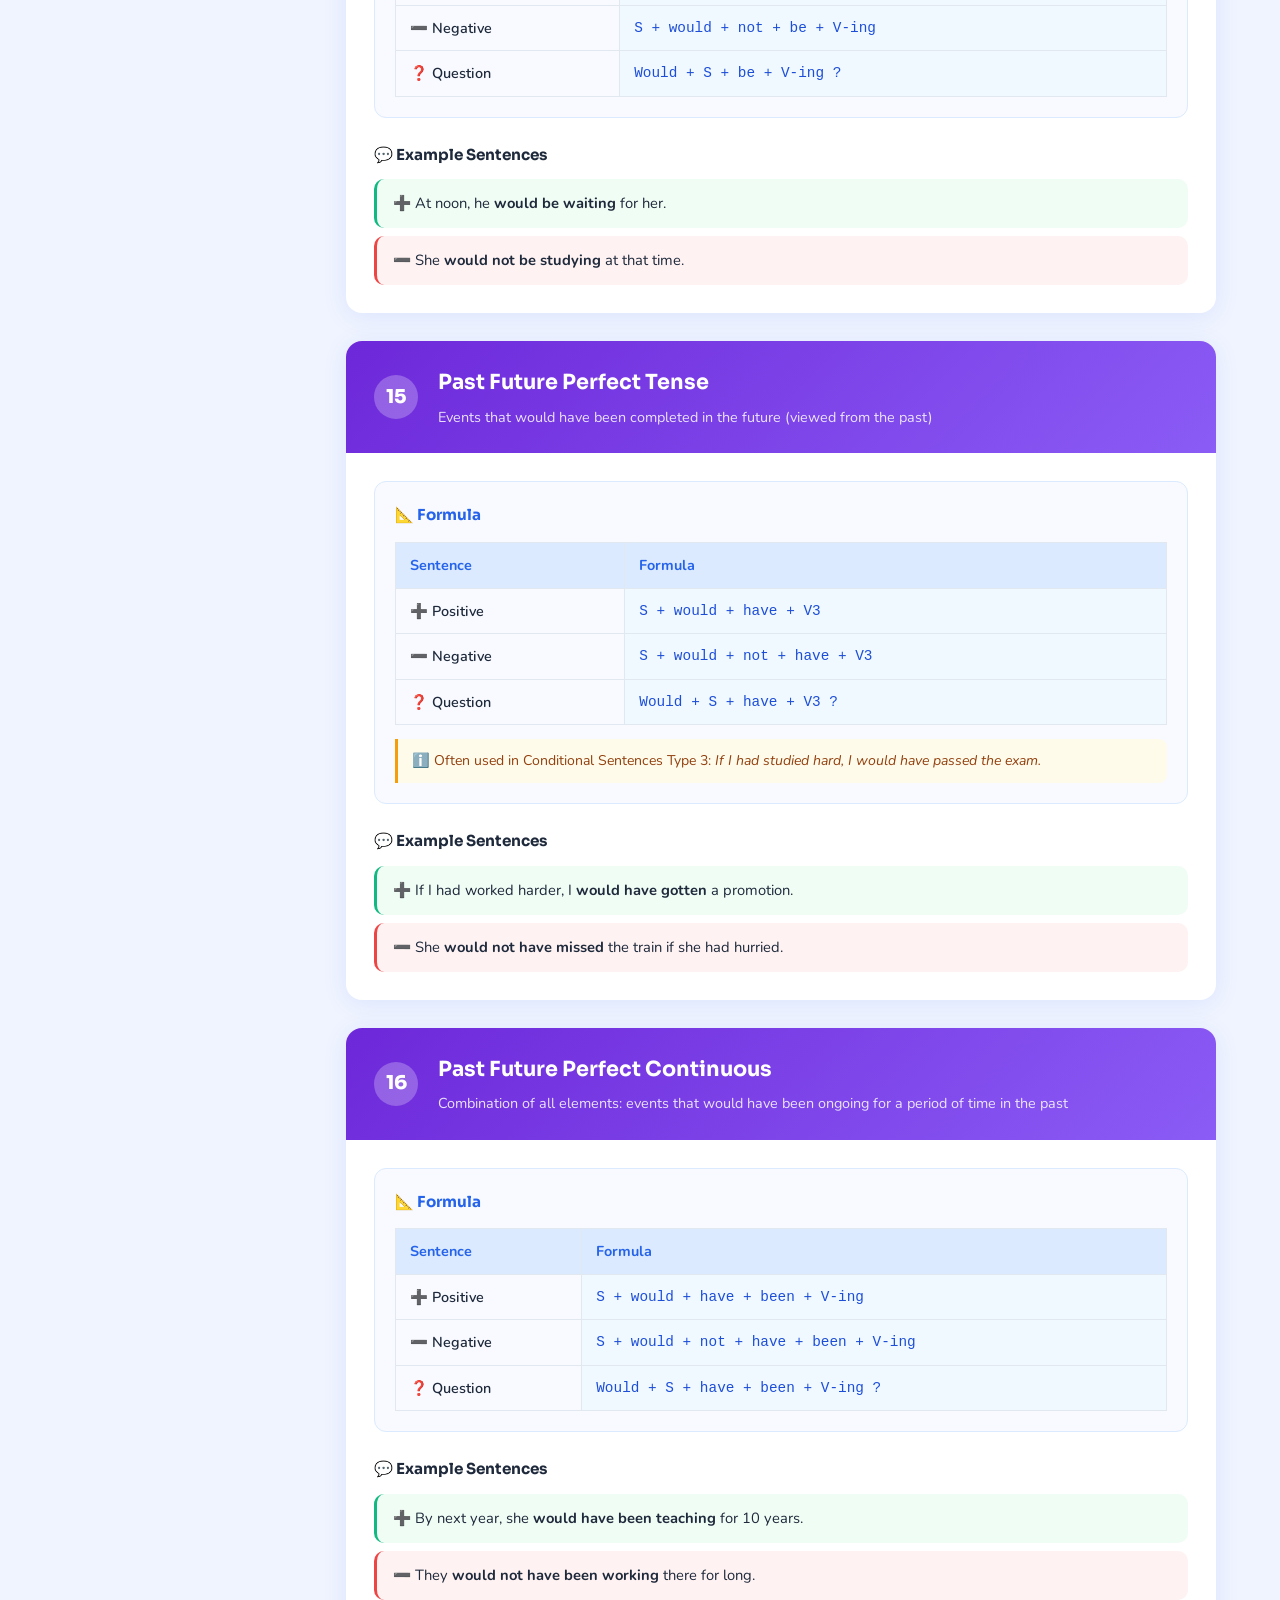
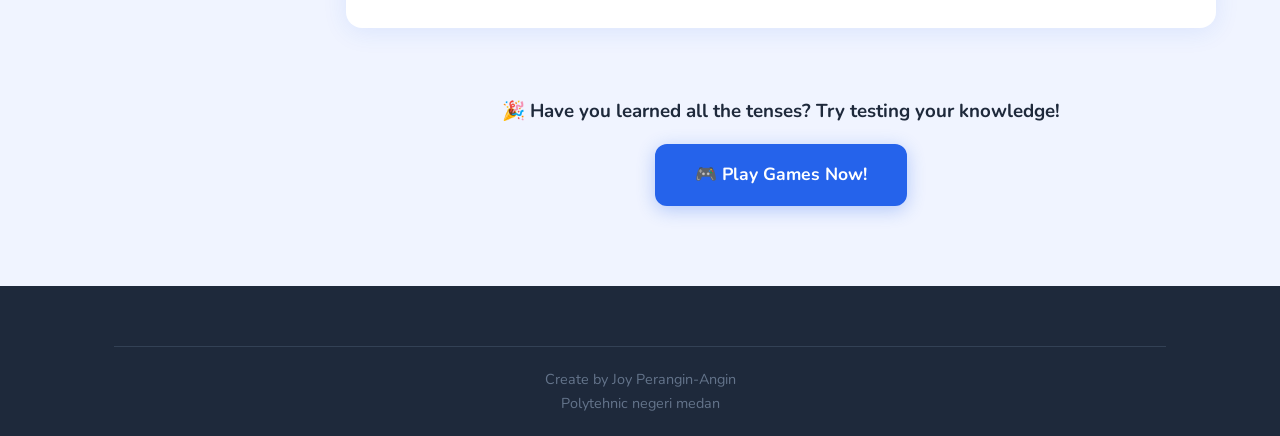
<file: pages/tenses.html>
<!DOCTYPE html>
<html lang="id">
<head>
  <meta charset="UTF-8"/>
  <meta name="viewport" content="width=device-width, initial-scale=1.0"/>
  <title>Tenses Material – EnglishLearn</title>
  <link href="https://fonts.googleapis.com/css2?family=Sora:wght@400;600;700;800&family=Nunito:wght@400;500;600;700&display=swap" rel="stylesheet"/>
  <!-- CSS utama dari folder css di parent directory -->
  <link rel="stylesheet" href="../css/style.css"/>
  <link rel="stylesheet" href="../css/tenses.css"/>
</head>
<body>

  <!-- NAVBAR: sama seperti di index.html -->
  <nav class="navbar">
    <div class="nav-brand">
      <span class="logo-icon">📚</span>
      <span class="logo-text">EnglishLearn</span>
    </div>
    <ul class="nav-links">
      <li><a href="../index.html">Home</a></li>
      <li><a href="tenses.html" class="active">Tenses Material</a></li>
      <li><a href="../games/game.html">🎮 Games</a></li>
    </ul>
    <button class="hamburger" onclick="toggleMenu()">☰</button>
  </nav>

  <!-- HEADER HALAMAN -->
  <div class="page-header">
    <h1>📖 Complete Guide to the 16 Tenses</h1>
    <p>Learn all 16 English tenses from basic to advanced with explanations of formulas and example sentences.</p>
  </div>

  <div class="tenses-page-layout">

    <!-- ===== SIDEBAR: Daftar isi / navigasi cepat ===== -->
    <aside class="sidebar">
      <h3>📋 list of tenses</h3>
      <div class="sidebar-group">
        <span class="sg-label present">🟢 Present</span>
        <ul>
          <li><a href="#simple-present">Simple Present</a></li>
          <li><a href="#present-continuous">Present Continuous</a></li>
          <li><a href="#present-perfect">Present Perfect</a></li>
          <li><a href="#present-perfect-continuous">Present Perfect Continuous</a></li>
        </ul>
      </div>
      <div class="sidebar-group">
        <span class="sg-label past">🔵 Past</span>
        <ul>
          <li><a href="#simple-past">Simple Past</a></li>
          <li><a href="#past-continuous">Past Continuous</a></li>
          <li><a href="#past-perfect">Past Perfect</a></li>
          <li><a href="#past-perfect-continuous">Past Perfect Continuous</a></li>
        </ul>
      </div>
      <div class="sidebar-group">
        <span class="sg-label future">🟠 Future</span>
        <ul>
          <li><a href="#simple-future">Simple Future</a></li>
          <li><a href="#future-continuous">Future Continuous</a></li>
          <li><a href="#future-perfect">Future Perfect</a></li>
          <li><a href="#future-perfect-continuous">Future Perfect Continuous</a></li>
        </ul>
      </div>
      <div class="sidebar-group">
        <span class="sg-label past-future">🟣 Past Future</span>
        <ul>
          <li><a href="#past-future">Past Future</a></li>
          <li><a href="#past-future-continuous">Past Future Continuous</a></li>
          <li><a href="#past-future-perfect">Past Future Perfect</a></li>
          <li><a href="#past-future-perfect-continuous">Past Future Perfect Continuous</a></li>
        </ul>
      </div>
      <!-- Tombol ke halaman games -->
      <a href="../games/game.html" class="btn btn-primary" style="display:block;text-align:center;margin-top:20px;">🎮 Gas Latihan</a>
    </aside>

    <!-- ===== KONTEN UTAMA: Penjelasan semua tenses ===== -->
    <main class="tenses-content">

      <!-- ======================================================
           PRESENT TENSES
           ====================================================== -->

      <!-- 1. Simple Present Tense -->
      <div class="tense-card" id="simple-present">
        <div class="tense-header present">
          <span class="tense-number">1</span>
          <div>
            <h2>Simple Present Tense</h2>
            <p>Habits, facts and recurring events in the present day</p>
          </div>
        </div>
        <div class="tense-body">

          <div class="formula-box">
            <h4>🛣️ Formula</h4>
            <table class="formula-table">
              <tr><th>Sentence</th><th>Formula</th></tr>
              <tr><td>➕ Positive</td><td>S + V1 (s/es) + O/C</td></tr>
              <tr><td>➖ Negative</td><td>S + do/does + not + V1 + O/C</td></tr>
              <tr><td>❓ Question</td><td>Do/Does + S + V1 + O/C ?</td></tr>
            </table>
            <div class="note">
              ⚠️ <strong>Note:</strong> Use <em>does/does not</em> for He, She, It. Use <em>do/do not</em> for I, You, We, They.
              Add <strong>-s / -es</strong> to V1 for He/She/It in positive sentences.
            </div>
          </div>

          <div class="signal-words">
            <h4>⏱️ Signal Words</h4>
            <div class="signal-tags">
              <span>always</span><span>usually</span><span>often</span>
              <span>sometimes</span><span>seldom</span><span>never</span>
              <span>every day/week</span><span>on Mondays</span>
            </div>
          </div>

          <div class="examples">
            <h4>💬 Example Sentences</h4>
            <div class="example-list">
              <div class="ex-item pos">➕ She <strong>reads</strong> a book every morning.</div>
              <div class="ex-item neg">➖ She <strong>does not read</strong> a book every morning.</div>
              <div class="ex-item que">❓ <strong>Does</strong> she <strong>read</strong> a book every morning?</div>
              <div class="ex-item pos">➕ They <strong>go</strong> to school by bus.</div>
              <div class="ex-item neg">➖ They <strong>do not go</strong> to school by bus.</div>
            </div>
          </div>

          <div class="use-case">
            <h4>🎯 When to Use?</h4>
            <ul>
              <li>Habits or routines: <em>"I brush my teeth twice a day."</em></li>
              <li>General facts: <em>"The sun rises in the east."</em></li>
              <li>Fixed schedules: <em>"The train leaves at 7 AM."</em></li>
            </ul>
          </div>

        </div>
      </div>

      <!-- 2. Present Continuous Tense -->
      <div class="tense-card" id="present-continuous">
        <div class="tense-header present">
          <span class="tense-number">2</span>
          <div>
            <h2>Present Continuous Tense</h2>
            <p>Events that are happening right now</p>
          </div>
        </div>
        <div class="tense-body">
          <div class="formula-box">
            <h4>🛣️ Formula</h4>
            <table class="formula-table">
              <tr><th>Sentence</th><th>Formula</th></tr>
              <tr><td>➕ Positive</td><td>S + am/is/are + V-ing</td></tr>
              <tr><td>➖ Negative</td><td>S + am/is/are + not + V-ing</td></tr>
              <tr><td>❓ Question</td><td>Am/Is/Are + S + V-ing ?</td></tr>
            </table>
            <div class="note">⚠️ I → <strong>am</strong> | He/She/It → <strong>is</strong> | You/We/They → <strong>are</strong></div>
          </div>
          <div class="signal-words">
            <h4>⏱️ Signal Words</h4>
            <div class="signal-tags">
              <span>now</span><span>right now</span><span>at the moment</span>
              <span>currently</span><span>at this time</span><span>look!</span>
            </div>
          </div>
          <div class="examples">
            <h4>💬 Example Sentences</h4>
            <div class="example-list">
              <div class="ex-item pos">➕ I <strong>am studying</strong> English right now.</div>
              <div class="ex-item neg">➖ She <strong>is not sleeping</strong> at the moment.</div>
              <div class="ex-item que">❓ <strong>Are</strong> they <strong>playing</strong> football now?</div>
            </div>
          </div>
        </div>
      </div>

      <!-- 3. Present Perfect Tense -->
      <div class="tense-card" id="present-perfect">
        <div class="tense-header present">
          <span class="tense-number">3</span>
          <div>
            <h2>Present Perfect Tense</h2>
            <p>Events that happened in the past with present results</p>
          </div>
        </div>
        <div class="tense-body">
          <div class="formula-box">
            <h4>📐 Formula</h4>
            <table class="formula-table">
              <tr><th>Sentence</th><th>Formula</th></tr>
              <tr><td>➕ Positive</td><td>S + have/has + V3</td></tr>
              <tr><td>➖ Negative</td><td>S + have/has + not + V3</td></tr>
              <tr><td>❓ Question</td><td>Have/Has + S + V3 ?</td></tr>
            </table>
            <div class="note">⚠️ <strong>have</strong> untuk I/You/We/They | <strong>has</strong> untuk He/She/It</div>
          </div>
          <div class="signal-words">
            <h4>⏱️ Signal Words</h4>
            <div class="signal-tags">
              <span>already</span><span>yet</span><span>just</span>
              <span>ever</span><span>never</span><span>since</span><span>for</span>
            </div>
          </div>
          <div class="examples">
            <h4>💬 Example Sentences</h4>
            <div class="example-list">
              <div class="ex-item pos">➕ She <strong>has finished</strong> her homework.</div>
              <div class="ex-item neg">➖ I <strong>have not eaten</strong> yet.</div>
              <div class="ex-item que">❓ <strong>Have</strong> you ever <strong>been</strong> to Bali?</div>
              <div class="ex-item pos">➕ They <strong>have lived</strong> here for 5 years.</div>
            </div>
          </div>
        </div>
      </div>

      <!-- 4. Present Perfect Continuous -->
      <div class="tense-card" id="present-perfect-continuous">
        <div class="tense-header present">
          <span class="tense-number">4</span>
          <div>
            <h2>Present Perfect Continuous Tense</h2>
            <p>Events that started in the past and are still continuing</p>
          </div>
        </div>
        <div class="tense-body">
          <div class="formula-box">
            <h4>📐 Formula</h4>
            <table class="formula-table">
              <tr><th>Sentence</th><th>Formula</th></tr>
              <tr><td>➕ Positive</td><td>S + have/has + been + V-ing</td></tr>
              <tr><td>➖ Negative</td><td>S + have/has + not + been + V-ing</td></tr>
              <tr><td>❓ Question</td><td>Have/Has + S + been + V-ing ?</td></tr>
            </table>
          </div>
          <div class="signal-words">
            <h4>⏱️ Signal Words</h4>
            <div class="signal-tags">
              <span>for</span><span>since</span><span>all day</span><span>all morning</span>
            </div>
          </div>
          <div class="examples">
            <h4>💬 Example Sentences</h4>
            <div class="example-list">
              <div class="ex-item pos">➕ I <strong>have been studying</strong> for 3 hours.</div>
              <div class="ex-item neg">➖ She <strong>has not been feeling</strong> well since Monday.</div>
              <div class="ex-item que">❓ <strong>Have</strong> you <strong>been waiting</strong> long?</div>
            </div>
          </div>
        </div>
      </div>

      <!-- ======================================================
           PAST TENSES
           ====================================================== -->

      <!-- 5. Simple Past -->
      <div class="tense-card" id="simple-past">
        <div class="tense-header past">
          <span class="tense-number">5</span>
          <div>
            <h2>Simple Past Tense</h2>
            <p>Events that happened in the past and are completed</p>
          </div>
        </div>
        <div class="tense-body">
          <div class="formula-box">
            <h4>📐 Formula</h4>
            <table class="formula-table">
              <tr><th>Sentence</th><th>Formula</th></tr>
              <tr><td>➕ Positive</td><td>S + V2 + O/C</td></tr>
              <tr><td>➖ Negative</td><td>S + did + not + V1 + O/C</td></tr>
              <tr><td>❓ Question</td><td>Did + S + V1 + O/C ?</td></tr>
            </table>
            <div class="note">⚠️ V2 is the second form of the verb. Example: <em>go → went, eat → ate, study → studied</em></div>
          </div>
          <div class="signal-words">
            <h4>⏱️ Signal Words</h4>
            <div class="signal-tags">
              <span>yesterday</span><span>last night/week/year</span>
              <span>ago</span><span>in 2020</span><span>just now</span>
            </div>
          </div>
          <div class="examples">
            <h4>💬 Example Sentences</h4>
            <div class="example-list">
              <div class="ex-item pos">➕ She <strong>went</strong> to the market yesterday.</div>
              <div class="ex-item neg">➖ I <strong>did not watch</strong> TV last night.</div>
              <div class="ex-item que">❓ <strong>Did</strong> you <strong>eat</strong> breakfast this morning?</div>
            </div>
          </div>
        </div>
      </div>

      <!-- 6. Past Continuous -->
      <div class="tense-card" id="past-continuous">
        <div class="tense-header past">
          <span class="tense-number">6</span>
          <div>
            <h2>Past Continuous Tense</h2>
            <p>Events that were happening at a specific time in the past</p>
          </div>
        </div>
        <div class="tense-body">
          <div class="formula-box">
            <h4>📐 Formula</h4>
            <table class="formula-table">
              <tr><th>Sentence</th><th>Formula</th></tr>
              <tr><td>➕ Positive</td><td>S + was/were + V-ing</td></tr>
              <tr><td>➖ Negative</td><td>S + was/were + not + V-ing</td></tr>
              <tr><td>❓ Question</td><td>Was/Were + S + V-ing ?</td></tr>
            </table>
            <div class="note">⚠️ I/He/She/It → <strong>was</strong> | You/We/They → <strong>were</strong></div>
          </div>
          <div class="signal-words">
            <h4>⏱️ Signal Words</h4>
            <div class="signal-tags">
              <span>while</span><span>when</span><span>at that time</span><span>at 8 PM yesterday</span>
            </div>
          </div>
          <div class="examples">
            <h4>💬 Example Sentences</h4>
            <div class="example-list">
              <div class="ex-item pos">➕ I <strong>was sleeping</strong> when you called.</div>
              <div class="ex-item neg">➖ They <strong>were not studying</strong> at 10 PM.</div>
              <div class="ex-item que">❓ <strong>Was</strong> she <strong>cooking</strong> dinner at that time? </div>
            </div>
          </div>
        </div>
      </div>

      <!-- 7. Past Perfect -->
      <div class="tense-card" id="past-perfect">
        <div class="tense-header past">
          <span class="tense-number">7</span>
          <div>
            <h2>Past Perfect Tense</h2>
            <p>Events that had already happened before another event in the past</p>
          </div>
        </div>
        <div class="tense-body">
          <div class="formula-box">
            <h4>📐 Formula</h4>
            <table class="formula-table">
              <tr><th>Sentence</th><th>Formula</th></tr>
              <tr><td>➕ Positive</td><td>S + had + V3</td></tr>
              <tr><td>➖ Negative</td><td>S + had + not + V3</td></tr>
              <tr><td>❓ Question</td><td>Had + S + V3 ?</td></tr>
            </table>
          </div>
          <div class="signal-words">
            <h4>⏱️ Signal Words</h4>
            <div class="signal-tags">
              <span>before</span><span>after</span><span>already</span>
              <span>by the time</span><span>when</span>
            </div>
          </div>
          <div class="examples">
            <h4>💬 Example Sentences</h4>
            <div class="example-list">
              <div class="ex-item pos">➕ She <strong>had left</strong> before I arrived.</div>
              <div class="ex-item neg">➖ He <strong>had not finished</strong> his work when I called.</div>
              <div class="ex-item que">❓ <strong>Had</strong> they <strong>eaten</strong> when you got there?</div>
            </div>
          </div>
        </div>
      </div>

      <!-- 8. Past Perfect Continuous -->
      <div class="tense-card" id="past-perfect-continuous">
        <div class="tense-header past">
          <span class="tense-number">8</span>
          <div>
            <h2>Past Perfect Continuous Tense</h2>
            <p>Events that had been happening continuously up until a specific time in the past</p>
          </div>
        </div>
        <div class="tense-body">
          <div class="formula-box">
            <h4>📐 Formula</h4>
            <table class="formula-table">
              <tr><th>Sentence</th><th>Formula</th></tr>
              <tr><td>➕ Positive</td><td>S + had + been + V-ing</td></tr>
              <tr><td>➖ Negative</td><td>S + had + not + been + V-ing</td></tr>
              <tr><td>❓ Question</td><td>Had + S + been + V-ing ?</td></tr>
            </table>
          </div>
          <div class="examples">
            <h4>💬 Example Sentences</h4>
            <div class="example-list">
              <div class="ex-item pos">➕ She <strong>had been working</strong> for 8 hours before she rested.</div>
              <div class="ex-item neg">➖ They <strong>had not been sleeping</strong> well for weeks.</div>
              <div class="ex-item que">❓ <strong>Had</strong> he <strong>been practicing</strong> before the concert?</div>
            </div>
          </div>
        </div>
      </div>

      <!-- ======================================================
           FUTURE TENSES
           ====================================================== -->

      <!-- 9. Simple Future -->
      <div class="tense-card" id="simple-future">
        <div class="tense-header future">
          <span class="tense-number">9</span>
          <div>
            <h2>Simple Future Tense</h2>
            <p>Plans or predictions about the future</p>
          </div>
        </div>
        <div class="tense-body">
          <div class="formula-box">
            <h4>📐 Formula</h4>
            <table class="formula-table">
              <tr><th>Sentence</th><th>Formula</th></tr>
              <tr><td>➕ Positive</td><td>S + will + V1</td></tr>
              <tr><td>➖ Negative</td><td>S + will + not + V1</td></tr>
              <tr><td>❓ Question</td><td>Will + S + V1 ?</td></tr>
            </table>
            <div class="note">ℹ️ Bisa juga pakai: <strong>S + be going to + V1</strong> untuk rencana yang sudah dipikirkan.</div>
          </div>
          <div class="signal-words">
            <h4>⏱️ Signal Words</h4>
            <div class="signal-tags">
              <span>tomorrow</span><span>next week/month</span><span>soon</span>
              <span>in the future</span><span>later</span>
            </div>
          </div>
          <div class="examples">
            <h4>💬 Example Sentences</h4>
            <div class="example-list">
              <div class="ex-item pos">➕ I <strong>will visit</strong> my grandmother tomorrow.</div>
              <div class="ex-item neg">➖ She <strong>will not come</strong> to the party.</div>
              <div class="ex-item que">❓ <strong>Will</strong> you <strong>help</strong> me with this?</div>
            </div>
          </div>
        </div>
      </div>

      <!-- 10. Future Continuous -->
      <div class="tense-card" id="future-continuous">
        <div class="tense-header future">
          <span class="tense-number">10</span>
          <div>
            <h2>Future Continuous Tense</h2>
            <p>Events that will be happening at a specific time in the future</p>
          </div>
        </div>
        <div class="tense-body">
          <div class="formula-box">
            <h4>📐 Formula</h4>
            <table class="formula-table">
              <tr><th>Sentence</th><th>Formula</th></tr>
              <tr><td>➕ Positive</td><td>S + will + be + V-ing</td></tr>
              <tr><td>➖ Negative</td><td>S + will + not + be + V-ing</td></tr>
              <tr><td>❓ Question</td><td>Will + S + be + V-ing ?</td></tr>
            </table>
          </div>
          <div class="examples">
            <h4>💬 Example Sentences</h4>
            <div class="example-list">
              <div class="ex-item pos">➕ At 8 PM, I <strong>will be studying</strong> for the exam.</div>
              <div class="ex-item neg">➖ She <strong>will not be working</strong> tomorrow afternoon.</div>
              <div class="ex-item que">❓ <strong>Will</strong> you <strong>be sleeping</strong> when I arrive?</div>
            </div>
          </div>
        </div>
      </div>

      <!-- 11. Future Perfect -->
      <div class="tense-card" id="future-perfect">
        <div class="tense-header future">
          <span class="tense-number">11</span>
          <div>
            <h2>Future Perfect Tense</h2>
            <p>Events that will have been completed before a specific time in the future</p>
          </div>
        </div>
        <div class="tense-body">
          <div class="formula-box">
            <h4>📐 Formula</h4>
            <table class="formula-table">
              <tr><th>Sentence</th><th>Formula</th></tr>
              <tr><td>➕ Positive</td><td>S + will + have + V3</td></tr>
              <tr><td>➖ Negative</td><td>S + will + not + have + V3</td></tr>
              <tr><td>❓ Question</td><td>Will + S + have + V3 ?</td></tr>
            </table>
          </div>
          <div class="signal-words">
            <h4>⏱️ Signal Words</h4>
            <div class="signal-tags">
              <span>by tomorrow</span><span>by next year</span><span>by the time</span>
            </div>
          </div>
          <div class="examples">
            <h4>💬 Example Sentences</h4>
            <div class="example-list">
              <div class="ex-item pos">➕ By 5 PM, I <strong>will have finished</strong> the report.</div>
              <div class="ex-item neg">➖ She <strong>will not have graduated</strong> by next year.</div>
              <div class="ex-item que">❓ <strong>Will</strong> you <strong>have eaten</strong> by the time I arrive?</div>
            </div>
          </div>
        </div>
      </div>

      <!-- 12. Future Perfect Continuous -->
      <div class="tense-card" id="future-perfect-continuous">
        <div class="tense-header future">
          <span class="tense-number">12</span>
          <div>
            <h2>Future Perfect Continuous</h2>
            <p>Events that will have been ongoing for a period of time before a specific moment in the future</p>
          </div>
        </div>
        <div class="tense-body">
          <div class="formula-box">
            <h4>📐 Formula</h4>
            <table class="formula-table">
              <tr><th>Sentence</th><th>Formula</th></tr>
              <tr><td>➕ Positive</td><td>S + will + have + been + V-ing</td></tr>
              <tr><td>➖ Negative</td><td>S + will + not + have + been + V-ing</td></tr>
              <tr><td>❓ Question</td><td>Will + S + have + been + V-ing ?</td></tr>
            </table>
          </div>
          <div class="examples">
            <h4>💬 Contoh Kalimat</h4>
            <div class="example-list">
              <div class="ex-item pos">➕ By 2027, I <strong>will have been studying</strong> English for 5 years.</div>
              <div class="ex-item neg">➖ She <strong>will not have been working</strong> here long enough.</div>
            </div>
          </div>
        </div>
      </div>

      <!-- ======================================================
           PAST FUTURE TENSES
           ====================================================== -->

      <!-- 13. Past Future -->
      <div class="tense-card" id="past-future">
        <div class="tense-header past-future">
          <span class="tense-number">13</span>
          <div>
            <h2>Past Future Tense</h2>
            <p>Plans in the past that often did not come to fruition (conditional sentences)</p>
          </div>
        </div>
        <div class="tense-body">
          <div class="formula-box">
            <h4>📐 Formula</h4>
            <table class="formula-table">
              <tr><th>Sentence</th><th>Formula</th></tr>
              <tr><td>➕ Positive</td><td>S + would + V1</td></tr>
              <tr><td>➖ Negative</td><td>S + would + not + V1</td></tr>
              <tr><td>❓ Question</td><td>Would + S + V1 ?</td></tr>
            </table>
            <div class="note">ℹ️ These tenses are often used in conditional sentences (Conditional Sentence Type 2): <em>If I had money, I would buy a car.</em></div>
          </div>
          <div class="examples">
            <h4>💬 Example Sentences</h4>
            <div class="example-list">
              <div class="ex-item pos">➕ She said she <strong>would come</strong> to the party.</div>
              <div class="ex-item neg">➖ He said he <strong>would not help</strong> us.</div>
              <div class="ex-item pos">➕ If I had time, I <strong>would learn</strong> guitar.</div>
            </div>
          </div>
        </div>
      </div>

      <!-- 14. Past Future Continuous -->
      <div class="tense-card" id="past-future-continuous">
        <div class="tense-header past-future">
          <span class="tense-number">14</span>
          <div>
            <h2>Past Future Continuous Tense</h2>
            <p>Events that would be ongoing (from the perspective of the past)</p>
          </div>
        </div>
        <div class="tense-body">
          <div class="formula-box">
            <h4>📐 Formula</h4>
            <table class="formula-table">
              <tr><th>Sentence</th><th>Formula</th></tr>
              <tr><td>➕ Positive</td><td>S + would + be + V-ing</td></tr>
              <tr><td>➖ Negative</td><td>S + would + not + be + V-ing</td></tr>
              <tr><td>❓ Question</td><td>Would + S + be + V-ing ?</td></tr>
            </table>
          </div>
          <div class="examples">
            <h4>💬 Example Sentences</h4>
            <div class="example-list">
              <div class="ex-item pos">➕ At noon, he <strong>would be waiting</strong> for her.</div>
              <div class="ex-item neg">➖ She <strong>would not be studying</strong> at that time.</div>
            </div>
          </div>
        </div>
      </div>

      <!-- 15. Past Future Perfect -->
      <div class="tense-card" id="past-future-perfect">
        <div class="tense-header past-future">
          <span class="tense-number">15</span>
          <div>
            <h2>Past Future Perfect Tense</h2>
            <p>Events that would have been completed in the future (viewed from the past)</p>
          </div>
        </div>
        <div class="tense-body">
          <div class="formula-box">
            <h4>📐 Formula</h4>
            <table class="formula-table">
              <tr><th>Sentence</th><th>Formula</th></tr>
              <tr><td>➕ Positive</td><td>S + would + have + V3</td></tr>
              <tr><td>➖ Negative</td><td>S + would + not + have + V3</td></tr>
              <tr><td>❓ Question</td><td>Would + S + have + V3 ?</td></tr>
            </table>
            <div class="note">ℹ️ Often used in Conditional Sentences Type 3: <em>If I had studied hard, I would have passed the exam.</em></div>
          </div>
          <div class="examples">
            <h4>💬 Example Sentences</h4>
            <div class="example-list">
              <div class="ex-item pos">➕ If I had worked harder, I <strong>would have gotten</strong> a promotion.</div>
              <div class="ex-item neg">➖ She <strong>would not have missed</strong> the train if she had hurried.</div>
            </div>
          </div>
        </div>
      </div>

      <!-- 16. Past Future Perfect Continuous -->
      <div class="tense-card" id="past-future-perfect-continuous">
        <div class="tense-header past-future">
          <span class="tense-number">16</span>
          <div>
            <h2>Past Future Perfect Continuous</h2>
            <p>Combination of all elements: events that would have been ongoing for a period of time in the past</p>
          </div>
        </div>
        <div class="tense-body">
          <div class="formula-box">
            <h4>📐 Formula</h4>
            <table class="formula-table">
              <tr><th>Sentence</th><th>Formula</th></tr>
              <tr><td>➕ Positive</td><td>S + would + have + been + V-ing</td></tr>
              <tr><td>➖ Negative</td><td>S + would + not + have + been + V-ing</td></tr>
              <tr><td>❓ Question</td><td>Would + S + have + been + V-ing ?</td></tr>
            </table>
          </div>
          <div class="examples">
            <h4>💬 Example Sentences</h4>
            <div class="example-list">
              <div class="ex-item pos">➕ By next year, she <strong>would have been teaching</strong> for 10 years.</div>
              <div class="ex-item neg">➖ They <strong>would not have been working</strong> there for long.</div>
            </div>
          </div>
        </div>
      </div>

      <!-- Tombol ke Games -->
      <div style="text-align:center; margin: 40px 0;">
        <h3 style="margin-bottom:16px;">🎉 Have you learned all the tenses? Try testing your knowledge!</h3>
        <a href="../games/game.html" class="btn btn-primary" style="font-size:1.1rem; padding: 16px 40px;">
          🎮 Play Games Now!
        </a>
      </div>

    </main>
  </div>

  <footer class="footer">
    <div class="container">
      <div class="footer-bottom">
        <p>Create by Joy Perangin-Angin </p>
        <p> Polytehnic negeri medan</p>
      </div>
    </div>
  </footer>

  <script src="../js/main.js"></script>
</body>
</html>
</file>
<file: css/style.css>
/* ============================================================
   style.css — CSS Utama untuk Website EnglishZone
   
   Cara kerja CSS ini:
   - Kita pakai "CSS Variables" (--nama-variabel) di :root agar
     warna dan ukuran bisa diubah dari satu tempat saja.
   - Setiap bagian diberi komentar agar mudah dicari.
   ============================================================ */

/* ---- VARIABEL GLOBAL (Palet Warna & Ukuran) ---- */
:root {
  --primary:       #2563eb;   /* Biru utama */
  --primary-dark:  #1d4ed8;   /* Biru gelap untuk hover */
  --secondary:     #f59e0b;   /* Kuning/oranye aksen */
  --success:       #10b981;   /* Hijau */
  --danger:        #ef4444;   /* Merah */
  --bg:            #f0f4ff;   /* Latar belakang halaman */
  --bg-card:       #ffffff;   /* Warna kartu */
  --text:          #1e293b;   /* Teks gelap */
  --text-muted:    #64748b;   /* Teks abu-abu */
  --border:        #e2e8f0;   /* Warna garis border */
  --shadow:        0 4px 24px rgba(37,99,235,0.10);
  --radius:        16px;
  --font-head:     'Sora', sans-serif;
  --font-body:     'Nunito', sans-serif;
}

/* ---- RESET & BASE ---- */
*, *::before, *::after {
  box-sizing: border-box;
  margin: 0;
  padding: 0;
}

html { scroll-behavior: smooth; }  /* Scroll halus saat klik link anchor */

body {
  font-family: var(--font-body);
  background: var(--bg);
  color: var(--text);
  line-height: 1.7;
  overflow-x: hidden;
}

a {
  color: var(--primary);
  text-decoration: none;
  transition: color 0.2s;
}
a:hover { color: var(--primary-dark); }

/* ---- CONTAINER: pembungkus konten agar tidak terlalu lebar ---- */
.container {
  max-width: 1100px;
  margin: 0 auto;
  padding: 0 24px;
}

/* ============================================================
   NAVBAR
   ============================================================ */
.navbar {
  display: flex;
  align-items: center;
  justify-content: space-between;
  padding: 16px 40px;
  background: #fff;
  box-shadow: 0 2px 12px rgba(0,0,0,0.07);
  position: sticky;      /* Navbar tetap di atas saat scroll */
  top: 0;
  z-index: 100;
}

.nav-brand {
  display: flex;
  align-items: center;
  gap: 10px;
  font-family: var(--font-head);
  font-size: 1.4rem;
  font-weight: 800;
  color: var(--primary);
}

.logo-icon { font-size: 1.6rem; }

/* Daftar link navigasi */
.nav-links {
  list-style: none;
  display: flex;
  gap: 32px;
}

.nav-links a {
  font-weight: 600;
  color: var(--text-muted);
  padding: 6px 0;
  border-bottom: 2px solid transparent;
  transition: all 0.2s;
}

/* Link yang sedang aktif / di-hover */
.nav-links a:hover,
.nav-links a.active {
  color: var(--primary);
  border-bottom-color: var(--primary);
}

/* Tombol hamburger (hanya muncul di layar kecil / mobile) */
.hamburger {
  display: none;
  background: none;
  border: none;
  font-size: 1.6rem;
  cursor: pointer;
  color: var(--primary);
}

/* ============================================================
   HERO SECTION
   ============================================================ */
.hero {
  min-height: 88vh;
  display: flex;
  align-items: center;
  justify-content: space-between;
  gap: 40px;
  padding: 80px 60px;
  background: linear-gradient(135deg, #dbeafe 0%, #f0f4ff 50%, #fef3c7 100%);
  position: relative;
  overflow: hidden;
}

/* Lingkaran dekoratif di background */
.hero::before {
  content: '';
  position: absolute;
  width: 400px; height: 400px;
  border-radius: 50%;
  background: rgba(37,99,235,0.07);
  top: -100px; right: -100px;
}

.hero-content {
  max-width: 560px;
  z-index: 1;
}

/* Badge kecil di atas judul */
.hero-badge {
  display: inline-block;
  background: #dbeafe;
  color: var(--primary);
  padding: 8px 18px;
  border-radius: 99px;
  font-size: 0.9rem;
  font-weight: 700;
  margin-bottom: 20px;
}

.hero-title {
  font-family: var(--font-head);
  font-size: 3.2rem;
  font-weight: 800;
  line-height: 1.15;
  margin-bottom: 20px;
  color: var(--text);
}

/* Kata yang diberi warna berbeda */
.hero-title .highlight {
  color: var(--primary);
  background: linear-gradient(135deg, #2563eb, #7c3aed);
  -webkit-background-clip: text;
  -webkit-text-fill-color: transparent;
}

.hero-subtitle {
  font-size: 1.1rem;
  color: var(--text-muted);
  margin-bottom: 36px;
}

/* Kelompok tombol CTA */
.hero-buttons {
  display: flex;
  gap: 16px;
  flex-wrap: wrap;
}

/* ---- TOMBOL ---- */
.btn {
  display: inline-block;
  padding: 14px 32px;
  border-radius: 12px;
  font-weight: 700;
  font-size: 1rem;
  cursor: pointer;
  transition: all 0.2s;
  border: none;
  text-align: center;
}

.btn-primary {
  background: var(--primary);
  color: #fff;
  box-shadow: 0 4px 18px rgba(37,99,235,0.30);
}
.btn-primary:hover {
  background: var(--primary-dark);
  color: #fff;
  transform: translateY(-2px);
  box-shadow: 0 6px 24px rgba(37,99,235,0.40);
}

.btn-secondary {
  background: #fff;
  color: var(--primary);
  border: 2px solid var(--primary);
}
.btn-secondary:hover {
  background: var(--primary);
  color: #fff;
  transform: translateY(-2px);
}

/* ---- ILUSTRASI HERO (kartu mengambang) ---- */
.hero-illustration {
  position: relative;
  width: 380px;
  height: 340px;
  flex-shrink: 0;
}

/* Kartu-kartu kecil yang terlihat mengambang */
.floating-card {
  position: absolute;
  background: #fff;
  border-radius: 16px;
  padding: 14px 20px;
  display: flex;
  align-items: center;
  gap: 10px;
  font-weight: 700;
  font-size: 0.95rem;
  box-shadow: var(--shadow);
  animation: float 3s ease-in-out infinite;
}

/* Posisi masing-masing kartu */
.card1 { top: 20px; left: 20px; animation-delay: 0s; }
.card2 { top: 130px; right: 0; animation-delay: 0.8s; }
.card3 { bottom: 40px; left: 40px; animation-delay: 1.5s; }

.card-icon { font-size: 1.4rem; }

/* Emoji besar di tengah ilustrasi */
.big-emoji {
  position: absolute;
  font-size: 5rem;
  top: 50%; left: 50%;
  transform: translate(-50%, -50%);
  animation: spin-slow 8s linear infinite;
}

/* Animasi mengambang naik-turun */
@keyframes float {
  0%, 100% { transform: translateY(0); }
  50%       { transform: translateY(-12px); }
}

/* Animasi berputar pelan */
@keyframes spin-slow {
  from { transform: translate(-50%, -50%) rotate(0deg); }
  to   { transform: translate(-50%, -50%) rotate(360deg); }
}

/* ============================================================
   SECTION HEADING (dipakai berulang)
   ============================================================ */
.section-title {
  font-family: var(--font-head);
  font-size: 2rem;
  font-weight: 800;
  text-align: center;
  margin-bottom: 12px;
  color: var(--text);
}

.section-subtitle {
  text-align: center;
  color: var(--text-muted);
  margin-bottom: 48px;
  font-size: 1.05rem;
}

/* ============================================================
   FEATURES SECTION
   ============================================================ */
.features {
  padding: 80px 0;
  background: #fff;
}

/* Grid 4 kolom untuk kartu fitur */
.features-grid {
  display: grid;
  grid-template-columns: repeat(auto-fit, minmax(220px, 1fr));
  gap: 28px;
}

.feature-card {
  background: var(--bg);
  border-radius: var(--radius);
  padding: 32px 24px;
  text-align: center;
  border: 2px solid transparent;
  transition: all 0.25s;
  cursor: default;
}

.feature-card:hover {
  border-color: var(--primary);
  transform: translateY(-4px);
  box-shadow: var(--shadow);
}

.feature-icon {
  font-size: 2.8rem;
  margin-bottom: 16px;
}

.feature-card h3 {
  font-family: var(--font-head);
  font-size: 1.1rem;
  margin-bottom: 10px;
}

.feature-card p { color: var(--text-muted); font-size: 0.95rem; }

/* ============================================================
   TENSES PREVIEW SECTION
   ============================================================ */
.tenses-preview {
  padding: 80px 0;
  background: var(--bg);
}

.tenses-grid {
  display: grid;
  grid-template-columns: repeat(auto-fit, minmax(230px, 1fr));
  gap: 24px;
  margin-bottom: 40px;
}

.tense-group {
  background: #fff;
  border-radius: var(--radius);
  padding: 28px 24px;
  box-shadow: var(--shadow);
}

.group-title {
  font-family: var(--font-head);
  font-size: 1rem;
  font-weight: 700;
  margin-bottom: 16px;
  padding-bottom: 12px;
  border-bottom: 2px solid var(--border);
}

/* Warna berbeda untuk setiap kelompok tenses */
.group-title.present { color: #059669; }
.group-title.past    { color: #2563eb; }
.group-title.future  { color: #d97706; }
.group-title.past-future { color: #7c3aed; }

.tense-group ul {
  list-style: none;
}

.tense-group ul li {
  margin-bottom: 10px;
}

.tense-group ul li a {
  color: var(--text);
  font-size: 0.95rem;
  display: flex;
  align-items: center;
  gap: 6px;
  transition: all 0.2s;
}

.tense-group ul li a::before {
  content: '▸';
  color: var(--primary);
  font-size: 0.8rem;
}

.tense-group ul li a:hover {
  color: var(--primary);
  padding-left: 6px;
}

/* Tombol di tengah */
.center-btn { text-align: center; }

/* ============================================================
   FOOTER
   ============================================================ */
.footer {
  background: var(--text);
  color: #cbd5e1;
  padding: 60px 0 0;
}

.footer-content {
  display: flex;
  gap: 60px;
  flex-wrap: wrap;
  margin-bottom: 40px;
}

.footer-brand .logo-text { color: #fff; }
.footer-brand p {
  color: #94a3b8;
  margin-top: 10px;
  max-width: 260px;
  font-size: 0.9rem;
}

.footer-links h4 {
  color: #fff;
  font-family: var(--font-head);
  margin-bottom: 16px;
}

.footer-links ul { list-style: none; }
.footer-links ul li { margin-bottom: 8px; }
.footer-links ul li a {
  color: #94a3b8;
  transition: color 0.4s;
}
.footer-links ul li a:hover { color: #fff; }

.footer-bottom {
  border-top: 1px solid #334155;
  padding: 20px 0;
  text-align: center;
  font-size: 0.9rem;
  color: #64748b;
}

/* ============================================================
   RESPONSIVE (Tampilan Mobile)
   ============================================================ */
@media (max-width: 768px) {

  /* Navbar di mobile: sembunyikan link, tampilkan hamburger */
  .nav-links {
    display: none;
    flex-direction: column;
    position: absolute;
    top: 70px; left: 0; right: 0;
    background: #fff;
    padding: 20px 40px;
    gap: 16px;
    box-shadow: 0 8px 24px rgba(0,0,0,0.1);
  }
  .nav-links.open { display: flex; }
  .hamburger { display: block; }

  /* Hero di mobile: tumpuk vertikal */
  .hero {
    flex-direction: column;
    padding: 60px 24px;
    text-align: center;
  }
  .hero-title { font-size: 2.2rem; }
  .hero-buttons { justify-content: center; }
  .hero-illustration { display: none; } /* Sembunyikan ilustrasi di mobile */

  .navbar { padding: 16px 24px; }
}

/* ============================================================
   UTILITY CLASSES (kelas pembantu)
   ============================================================ */
.text-center { text-align: center; }
.mt-20 { margin-top: 20px; }
.mb-20 { margin-bottom: 20px; }
</file>
<file: css/game.css>
/* ============================================================
   game.css — CSS khusus untuk halaman Games
   ============================================================ */

/* ---- HEADER GAMES ---- */
.game-header {
  background: linear-gradient(135deg, #7c3aed, #6d28d9);
  color: #fff;
  text-align: center;
  padding: 60px 40px;
}

.game-header h1 {
  font-family: var(--font-head);
  font-size: 2.4rem;
  margin-bottom: 12px;
}

.game-header p {
  font-size: 1.05rem;
  opacity: 0.85;
}

/* ---- BARIS SKOR DI ATAS ---- */
.score-bar {
  background: #fff;
  padding: 20px 0;
  box-shadow: 0 2px 12px rgba(0,0,0,0.06);
  margin-bottom: 40px;
}

.score-items {
  display: flex;
  justify-content: center;
  gap: 48px;
  flex-wrap: wrap;
}

.score-item {
  display: flex;
  align-items: center;
  gap: 12px;
}

.score-icon { font-size: 2rem; }

.score-label {
  font-size: 0.8rem;
  color: var(--text-muted);
  font-weight: 600;
  text-transform: uppercase;
  letter-spacing: 0.5px;
}

.score-value {
  font-family: var(--font-head);
  font-size: 1.6rem;
  font-weight: 800;
  color: var(--primary);
  /* Animasi saat nilai berubah */
  transition: transform 0.2s;
}

/* ---- TAB SELECTOR (pilih mode game) ---- */
.game-tabs {
  display: flex;
  gap: 12px;
  margin-bottom: 32px;
  flex-wrap: wrap;
  justify-content: center;
}

.tab-btn {
  padding: 12px 24px;
  border-radius: 12px;
  border: 2px solid var(--border);
  background: #fff;
  color: var(--text-muted);
  font-family: var(--font-body);
  font-weight: 700;
  font-size: 0.95rem;
  cursor: pointer;
  transition: all 0.2s;
}

.tab-btn:hover {
  border-color: var(--primary);
  color: var(--primary);
}

/* Tab yang sedang aktif */
.tab-btn.active {
  background: var(--primary);
  color: #fff;
  border-color: var(--primary);
}

/* ---- PANEL GAME (tiap mode) ---- */
.game-panel { display: none; } /* Sembunyikan semua panel */
.game-panel.active { display: block; } /* Tampilkan yang aktif */

/* ---- KOTAK GAME UTAMA ---- */
.game-box {
  background: #fff;
  border-radius: var(--radius);
  padding: 36px;
  box-shadow: var(--shadow);
  max-width: 780px;
  margin: 0 auto;
}

/* ---- AREA PROGRESS BAR ---- */
.progress-area { margin-bottom: 28px; }

.progress-info {
  display: flex;
  justify-content: space-between;
  align-items: center;
  margin-bottom: 8px;
  font-size: 0.9rem;
  color: var(--text-muted);
  font-weight: 600;
}

/* Timer countdown */
.timer {
  background: #eff6ff;
  color: var(--primary);
  padding: 4px 12px;
  border-radius: 99px;
  font-size: 0.9rem;
}

/* Timer warna merah saat hampir habis */
.timer.danger {
  background: #fef2f2;
  color: #ef4444;
  animation: pulse 0.5s infinite;
}

@keyframes pulse {
  0%, 100% { transform: scale(1); }
  50% { transform: scale(1.05); }
}

/* Batang progress */
.progress-bar {
  height: 8px;
  background: #e2e8f0;
  border-radius: 99px;
  overflow: hidden;
}

.progress-fill {
  height: 100%;
  background: linear-gradient(90deg, #2563eb, #7c3aed);
  border-radius: 99px;
  transition: width 0.4s ease;  /* Animasi saat panjang berubah */
}

/* ---- AREA SOAL ---- */
.question-area { margin-bottom: 28px; }

/* Badge kategori tenses */
.question-badge {
  display: inline-block;
  background: #ede9fe;
  color: #6d28d9;
  padding: 6px 16px;
  border-radius: 99px;
  font-size: 0.82rem;
  font-weight: 700;
  margin-bottom: 16px;
}

.question-text {
  font-size: 1.2rem;
  font-weight: 600;
  line-height: 1.6;
  color: var(--text);
}

/* ---- PILIHAN JAWABAN (grid 2 kolom) ---- */
.options-grid {
  display: grid;
  grid-template-columns: 1fr 1fr;
  gap: 12px;
  margin-bottom: 24px;
}

/* Setiap tombol pilihan */
.option-btn {
  padding: 16px 20px;
  border: 2px solid var(--border);
  border-radius: 12px;
  background: #fff;
  text-align: left;
  cursor: pointer;
  font-family: var(--font-body);
  font-size: 0.95rem;
  color: var(--text);
  transition: all 0.2s;
  display: flex;
  align-items: center;
  gap: 10px;
}

.option-btn:hover:not(:disabled) {
  border-color: var(--primary);
  background: #eff6ff;
  color: var(--primary);
}

/* Label huruf pilihan (A, B, C, D) */
.option-label {
  width: 28px; height: 28px;
  background: #e2e8f0;
  border-radius: 50%;
  display: flex;
  align-items: center;
  justify-content: center;
  font-weight: 700;
  font-size: 0.85rem;
  flex-shrink: 0;
  transition: all 0.2s;
}

/* Warna saat jawaban benar */
.option-btn.correct {
  border-color: #10b981;
  background: #ecfdf5;
  color: #065f46;
}
.option-btn.correct .option-label { background: #10b981; color: #fff; }

/* Warna saat jawaban salah */
.option-btn.wrong {
  border-color: #ef4444;
  background: #fef2f2;
  color: #7f1d1d;
}
.option-btn.wrong .option-label { background: #ef4444; color: #fff; }

/* ---- KOTAK FEEDBACK ---- */
.feedback-box {
  display: flex;
  align-items: flex-start;
  gap: 16px;
  padding: 18px 20px;
  border-radius: 12px;
  margin-bottom: 24px;
  animation: slideDown 0.3s ease;
}

@keyframes slideDown {
  from { opacity: 0; transform: translateY(-10px); }
  to   { opacity: 1; transform: translateY(0); }
}

/* Warna feedback benar */
.feedback-box.correct-fb { background: #ecfdf5; border: 1px solid #a7f3d0; }
/* Warna feedback salah */
.feedback-box.wrong-fb   { background: #fef2f2; border: 1px solid #fecaca; }

.feedback-icon { font-size: 1.8rem; }
.feedback-title { font-weight: 700; font-size: 1rem; margin-bottom: 4px; }
.feedback-text { font-size: 0.9rem; color: var(--text-muted); }

/* ---- TOMBOL AKSI GAME ---- */
.game-actions {
  display: flex;
  gap: 12px;
  flex-wrap: wrap;
}

/* ---- GAME 2: FILL IN THE BLANK ---- */
.fill-instruction {
  color: var(--text-muted);
  font-size: 0.9rem;
  margin-bottom: 14px;
}

/* Kalimat dengan bagian yang dikosongkan */
.fill-sentence {
  font-size: 1.2rem;
  font-weight: 600;
  line-height: 1.8;
  margin-bottom: 20px;
}

/* Garis bawah menandai bagian yang harus diisi */
.fill-sentence .blank {
  display: inline-block;
  min-width: 120px;
  border-bottom: 3px solid var(--primary);
  color: var(--primary);
  font-style: italic;
}

/* Area input jawaban */
.fill-input-area {
  display: flex;
  gap: 12px;
  margin-bottom: 16px;
  flex-wrap: wrap;
}

.fill-input {
  flex: 1;
  padding: 14px 18px;
  border: 2px solid var(--border);
  border-radius: 12px;
  font-family: var(--font-body);
  font-size: 1rem;
  outline: none;
  transition: border-color 0.2s;
}

.fill-input:focus { border-color: var(--primary); }
.fill-input.correct-input { border-color: #10b981; background: #ecfdf5; }
.fill-input.wrong-input   { border-color: #ef4444; background: #fef2f2; }

/* Tombol petunjuk */
.hint-btn {
  background: none;
  border: 1px dashed #f59e0b;
  color: #92400e;
  padding: 8px 16px;
  border-radius: 8px;
  cursor: pointer;
  font-size: 0.88rem;
  font-family: var(--font-body);
  font-weight: 600;
  transition: all 0.2s;
}

.hint-btn:hover { background: #fffbeb; }

.hint-text {
  margin-top: 8px;
  padding: 10px 14px;
  background: #fffbeb;
  border-radius: 8px;
  font-size: 0.9rem;
  color: #78350f;
}

/* ---- GAME 3: MATCH / TEBAK RUMUS ---- */
.match-title {
  font-family: var(--font-head);
  font-size: 1.3rem;
  text-align: center;
  margin-bottom: 8px;
}

.match-subtitle {
  text-align: center;
  color: var(--text-muted);
  margin-bottom: 8px;
  font-size: 0.9rem;
}

.match-score-info {
  text-align: center;
  margin-bottom: 24px;
  font-size: 0.95rem;
  color: var(--text-muted);
}

/* Layout dua kolom untuk kartu tenses dan rumus */
.match-area {
  display: grid;
  grid-template-columns: 1fr 1fr;
  gap: 16px;
}

.match-column-title {
  font-weight: 700;
  font-size: 0.85rem;
  text-transform: uppercase;
  letter-spacing: 0.5px;
  color: var(--text-muted);
  margin-bottom: 10px;
  grid-column: span 1;
}

/* Kartu individual yang bisa diklik */
.match-card {
  padding: 14px 18px;
  border: 2px solid var(--border);
  border-radius: 12px;
  cursor: pointer;
  font-size: 0.9rem;
  background: #fff;
  transition: all 0.2s;
  text-align: center;
}

.match-card:hover:not(.used):not(.selected) {
  border-color: var(--primary);
  background: #eff6ff;
}

/* Saat dipilih */
.match-card.selected {
  border-color: #7c3aed;
  background: #ede9fe;
  color: #6d28d9;
  font-weight: 700;
}

/* Saat cocok / benar */
.match-card.matched {
  border-color: #10b981;
  background: #ecfdf5;
  color: #065f46;
  cursor: default;
}

/* Saat tidak cocok / salah */
.match-card.no-match {
  border-color: #ef4444;
  background: #fef2f2;
  animation: shake 0.3s ease;
}

@keyframes shake {
  0%, 100% { transform: translateX(0); }
  25%  { transform: translateX(-5px); }
  75%  { transform: translateX(5px); }
}

/* ---- PANEL HASIL AKHIR ---- */
.result-panel {
  text-align: center;
  padding: 60px 40px;
}

.result-emoji {
  font-size: 5rem;
  margin-bottom: 20px;
  animation: bounce 0.6s ease infinite alternate;
}

@keyframes bounce {
  from { transform: translateY(0); }
  to   { transform: translateY(-15px); }
}

.result-panel h2 {
  font-family: var(--font-head);
  font-size: 2rem;
  margin-bottom: 12px;
}

.result-panel p { color: var(--text-muted); margin-bottom: 32px; }

.result-score-display {
  display: flex;
  justify-content: center;
  gap: 40px;
  margin-bottom: 36px;
}

.result-stat {
  display: flex;
  flex-direction: column;
  align-items: center;
}

.result-stat span {
  font-family: var(--font-head);
  font-size: 2.5rem;
  font-weight: 800;
  color: var(--primary);
}

.result-stat small {
  color: var(--text-muted);
  font-size: 0.85rem;
}

/* ============================================================
   RESPONSIVE GAMES
   ============================================================ */
@media (max-width: 600px) {
  .game-box { padding: 20px 16px; }
  .options-grid { grid-template-columns: 1fr; }
  .match-area { grid-template-columns: 1fr; }
  .fill-input-area { flex-direction: column; }
  .score-items { gap: 20px; }
}
</file>
<file: css/tenses.css>
/* ============================================================
   tenses.css — CSS khusus untuk halaman Materi Tenses
   File ini di-import SETELAH style.css, jadi bisa
   menambah atau menimpa style dari style.css.
   ============================================================ */

/* ---- HEADER HALAMAN ---- */
.page-header {
  background: linear-gradient(135deg, #1e40af, #3b82f6);
  color: #fff;
  text-align: center;
  padding: 60px 40px;
}

.page-header h1 {
  font-family: var(--font-head);
  font-size: 2.4rem;
  margin-bottom: 12px;
}

.page-header p {
  font-size: 1.1rem;
  opacity: 0.85;
  max-width: 600px;
  margin: 0 auto;
}

/* ---- LAYOUT UTAMA: Sidebar + Konten ---- */
/* Ini adalah layout dua kolom menggunakan CSS Grid.
   "250px" adalah lebar sidebar, "1fr" adalah sisa ruangnya. */
.tenses-page-layout {
  display: grid;
  grid-template-columns: 250px 1fr;
  gap: 32px;
  max-width: 1200px;
  margin: 40px auto;
  padding: 0 24px;
  align-items: start;
}

/* ---- SIDEBAR ---- */
.sidebar {
  background: #fff;
  border-radius: var(--radius);
  padding: 24px;
  box-shadow: var(--shadow);
  position: sticky;   /* Sidebar tetap di tempatnya saat scroll */
  top: 90px;          /* Jarak dari atas viewport (bawah navbar) */
  max-height: 85vh;
  overflow-y: auto;   /* Bisa di-scroll kalau konten panjang */
}

.sidebar h3 {
  font-family: var(--font-head);
  font-size: 1rem;
  margin-bottom: 20px;
  color: var(--text);
}

.sidebar-group {
  margin-bottom: 20px;
}

.sg-label {
  display: block;
  font-weight: 700;
  font-size: 0.85rem;
  margin-bottom: 8px;
}

/* Warna label grup di sidebar sesuai warna tenses */
.sg-label.present     { color: #059669; }
.sg-label.past        { color: #2563eb; }
.sg-label.future      { color: #d97706; }
.sg-label.past-future { color: #7c3aed; }

.sidebar ul {
  list-style: none;
  padding-left: 8px;
}

.sidebar ul li {
  margin-bottom: 6px;
}

.sidebar ul li a {
  font-size: 0.88rem;
  color: var(--text-muted);
  transition: all 0.2s;
  display: block;
  padding: 3px 6px;
  border-radius: 6px;
}

.sidebar ul li a:hover {
  color: var(--primary);
  background: #dbeafe;
}

/* ---- KONTEN AREA ---- */
.tenses-content {
  display: flex;
  flex-direction: column;
  gap: 28px;
}

/* ---- KARTU SETIAP TENSE ---- */
.tense-card {
  background: #fff;
  border-radius: var(--radius);
  box-shadow: var(--shadow);
  overflow: hidden;
  transition: transform 0.2s;
}

.tense-card:hover {
  transform: translateY(-2px);
}

/* Header kartu dengan warna berbeda per kelompok tenses */
.tense-header {
  display: flex;
  align-items: center;
  gap: 20px;
  padding: 24px 28px;
  color: #fff;
}

/* Warna background header kartu */
.tense-header.present     { background: linear-gradient(135deg, #059669, #10b981); }
.tense-header.past        { background: linear-gradient(135deg, #1d4ed8, #3b82f6); }
.tense-header.future      { background: linear-gradient(135deg, #b45309, #f59e0b); }
.tense-header.past-future { background: linear-gradient(135deg, #6d28d9, #8b5cf6); }

/* Lingkaran nomor urut tense */
.tense-number {
  width: 44px;
  height: 44px;
  background: rgba(255,255,255,0.25);
  border-radius: 50%;
  display: flex;
  align-items: center;
  justify-content: center;
  font-family: var(--font-head);
  font-size: 1.2rem;
  font-weight: 800;
  flex-shrink: 0;
}

.tense-header h2 {
  font-family: var(--font-head);
  font-size: 1.3rem;
  margin-bottom: 4px;
}

.tense-header p {
  font-size: 0.9rem;
  opacity: 0.85;
}

/* Isi / body kartu */
.tense-body {
  padding: 28px;
  display: flex;
  flex-direction: column;
  gap: 24px;
}

/* ---- KOTAK RUMUS ---- */
.formula-box {
  background: #f8faff;
  border: 1px solid #dbeafe;
  border-radius: 12px;
  padding: 20px;
}

.formula-box h4 {
  font-family: var(--font-head);
  margin-bottom: 14px;
  font-size: 0.95rem;
  color: var(--primary);
}

/* Tabel rumus */
.formula-table {
  width: 100%;
  border-collapse: collapse;
  font-size: 0.9rem;
}

.formula-table th,
.formula-table td {
  padding: 10px 14px;
  border: 1px solid #e2e8f0;
  text-align: left;
}

.formula-table th {
  background: #dbeafe;
  color: var(--primary);
  font-weight: 700;
}

.formula-table td:first-child {
  font-weight: 600;
  white-space: nowrap;
}

/* Font monospace untuk rumus agar lebih jelas */
.formula-table td:last-child {
  font-family: 'Courier New', monospace;
  color: #1d4ed8;
  background: #f0f9ff;
}

/* Kotak catatan kecil */
.note {
  margin-top: 14px;
  padding: 10px 14px;
  background: #fffbeb;
  border-left: 3px solid #f59e0b;
  border-radius: 0 8px 8px 0;
  font-size: 0.88rem;
  color: #92400e;
}

/* ---- KATA PENANDA (Signal Words) ---- */
.signal-words h4 {
  font-family: var(--font-head);
  font-size: 0.95rem;
  margin-bottom: 12px;
  color: var(--text);
}

/* Kelompok tag-tag kata penanda */
.signal-tags {
  display: flex;
  flex-wrap: wrap;
  gap: 8px;
}

.signal-tags span {
  background: #e0f2fe;
  color: #0369a1;
  padding: 6px 14px;
  border-radius: 99px;
  font-size: 0.85rem;
  font-weight: 600;
}

/* ---- CONTOH KALIMAT ---- */
.examples h4 {
  font-family: var(--font-head);
  font-size: 0.95rem;
  margin-bottom: 12px;
}

.example-list {
  display: flex;
  flex-direction: column;
  gap: 8px;
}

/* Item kalimat contoh, dibedakan warna per jenis */
.ex-item {
  padding: 12px 16px;
  border-radius: 10px;
  font-size: 0.92rem;
}

.ex-item.pos { background: #f0fdf4; border-left: 3px solid #10b981; }  /* Hijau: positif */
.ex-item.neg { background: #fef2f2; border-left: 3px solid #ef4444; }  /* Merah: negatif */
.ex-item.que { background: #eff6ff; border-left: 3px solid #3b82f6; }  /* Biru: tanya */

/* ---- PENGGUNAAN ---- */
.use-case {
  background: #f9fafb;
  border-radius: 12px;
  padding: 18px 20px;
}

.use-case h4 {
  font-family: var(--font-head);
  font-size: 0.95rem;
  margin-bottom: 10px;
}

.use-case ul {
  padding-left: 20px;
}

.use-case ul li {
  margin-bottom: 6px;
  font-size: 0.92rem;
  color: var(--text-muted);
}

/* ============================================================
   RESPONSIVE UNTUK TENSES PAGE
   ============================================================ */
@media (max-width: 900px) {
  /* Di layar kecil, ubah layout menjadi 1 kolom (sidebar di atas) */
  .tenses-page-layout {
    grid-template-columns: 1fr;
  }

  .sidebar {
    position: static;  /* Hilangkan sticky di mobile */
    max-height: none;
  }
}
</file>
